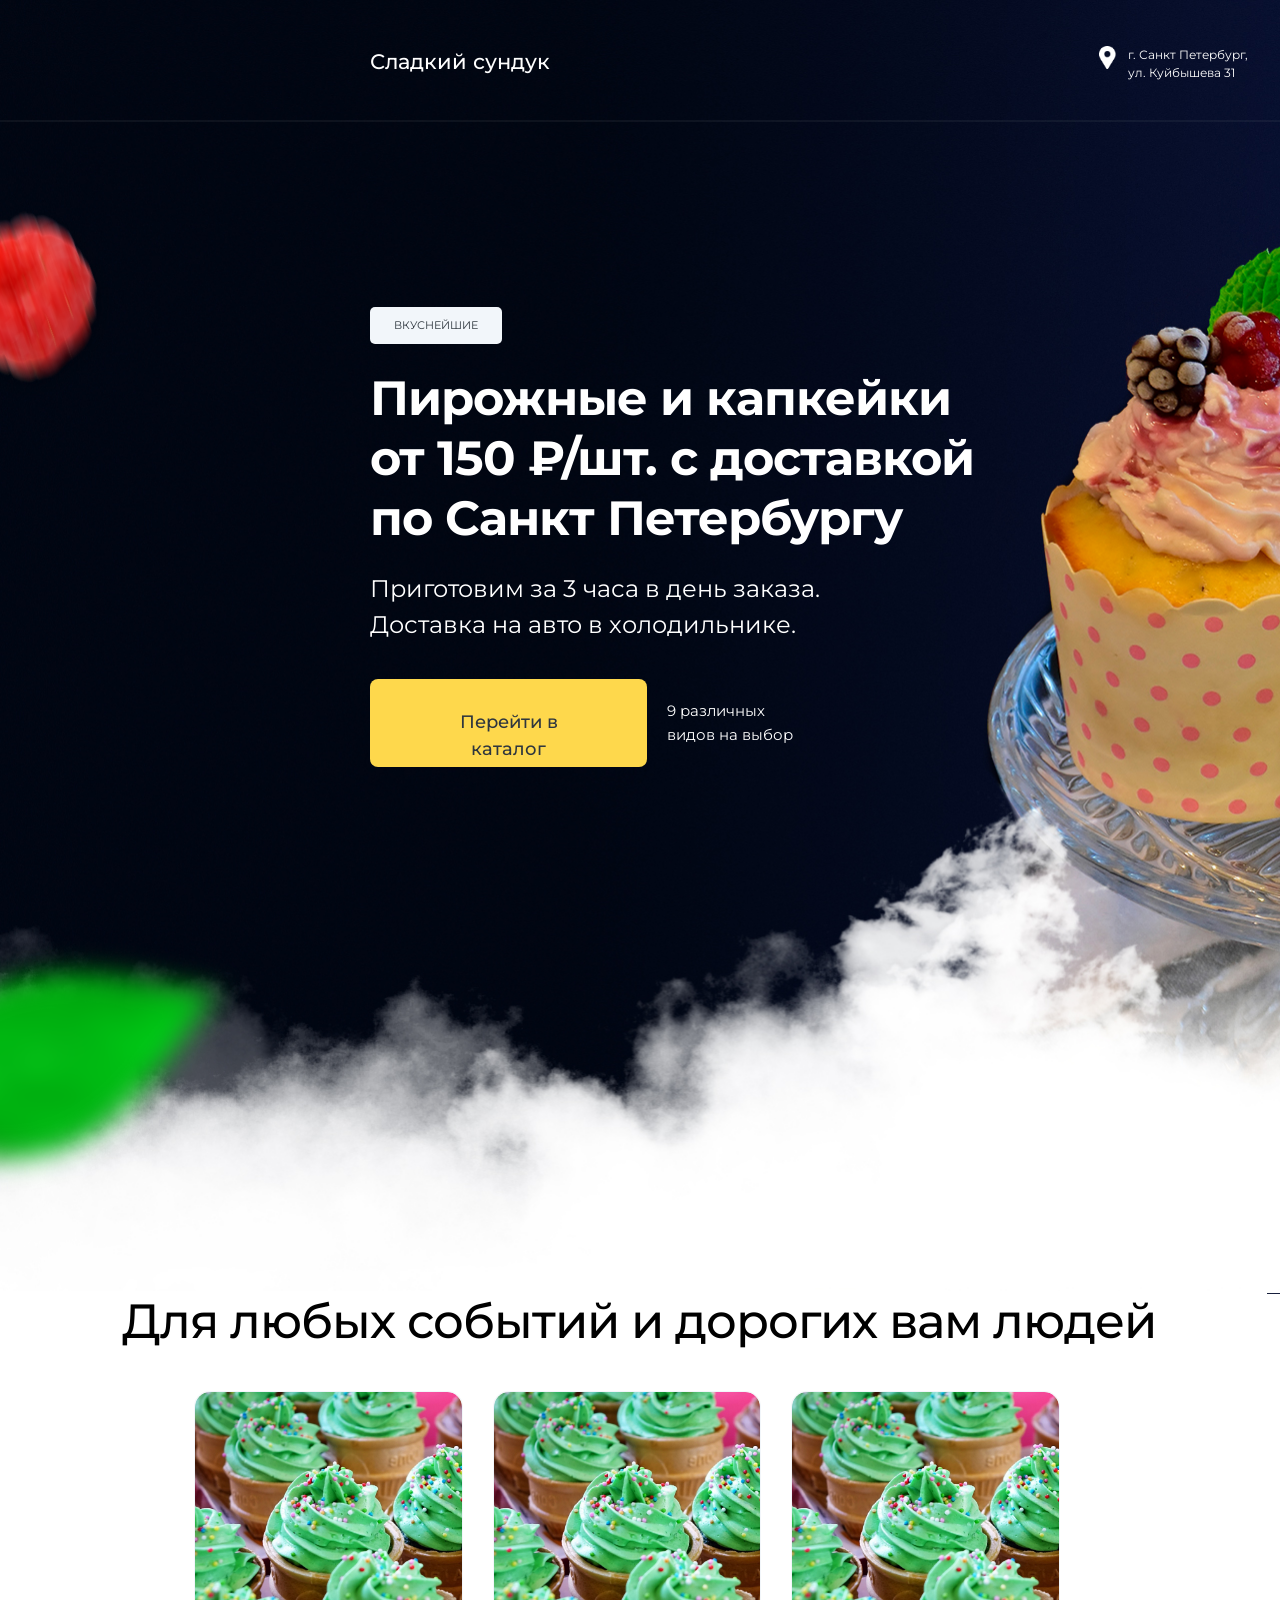
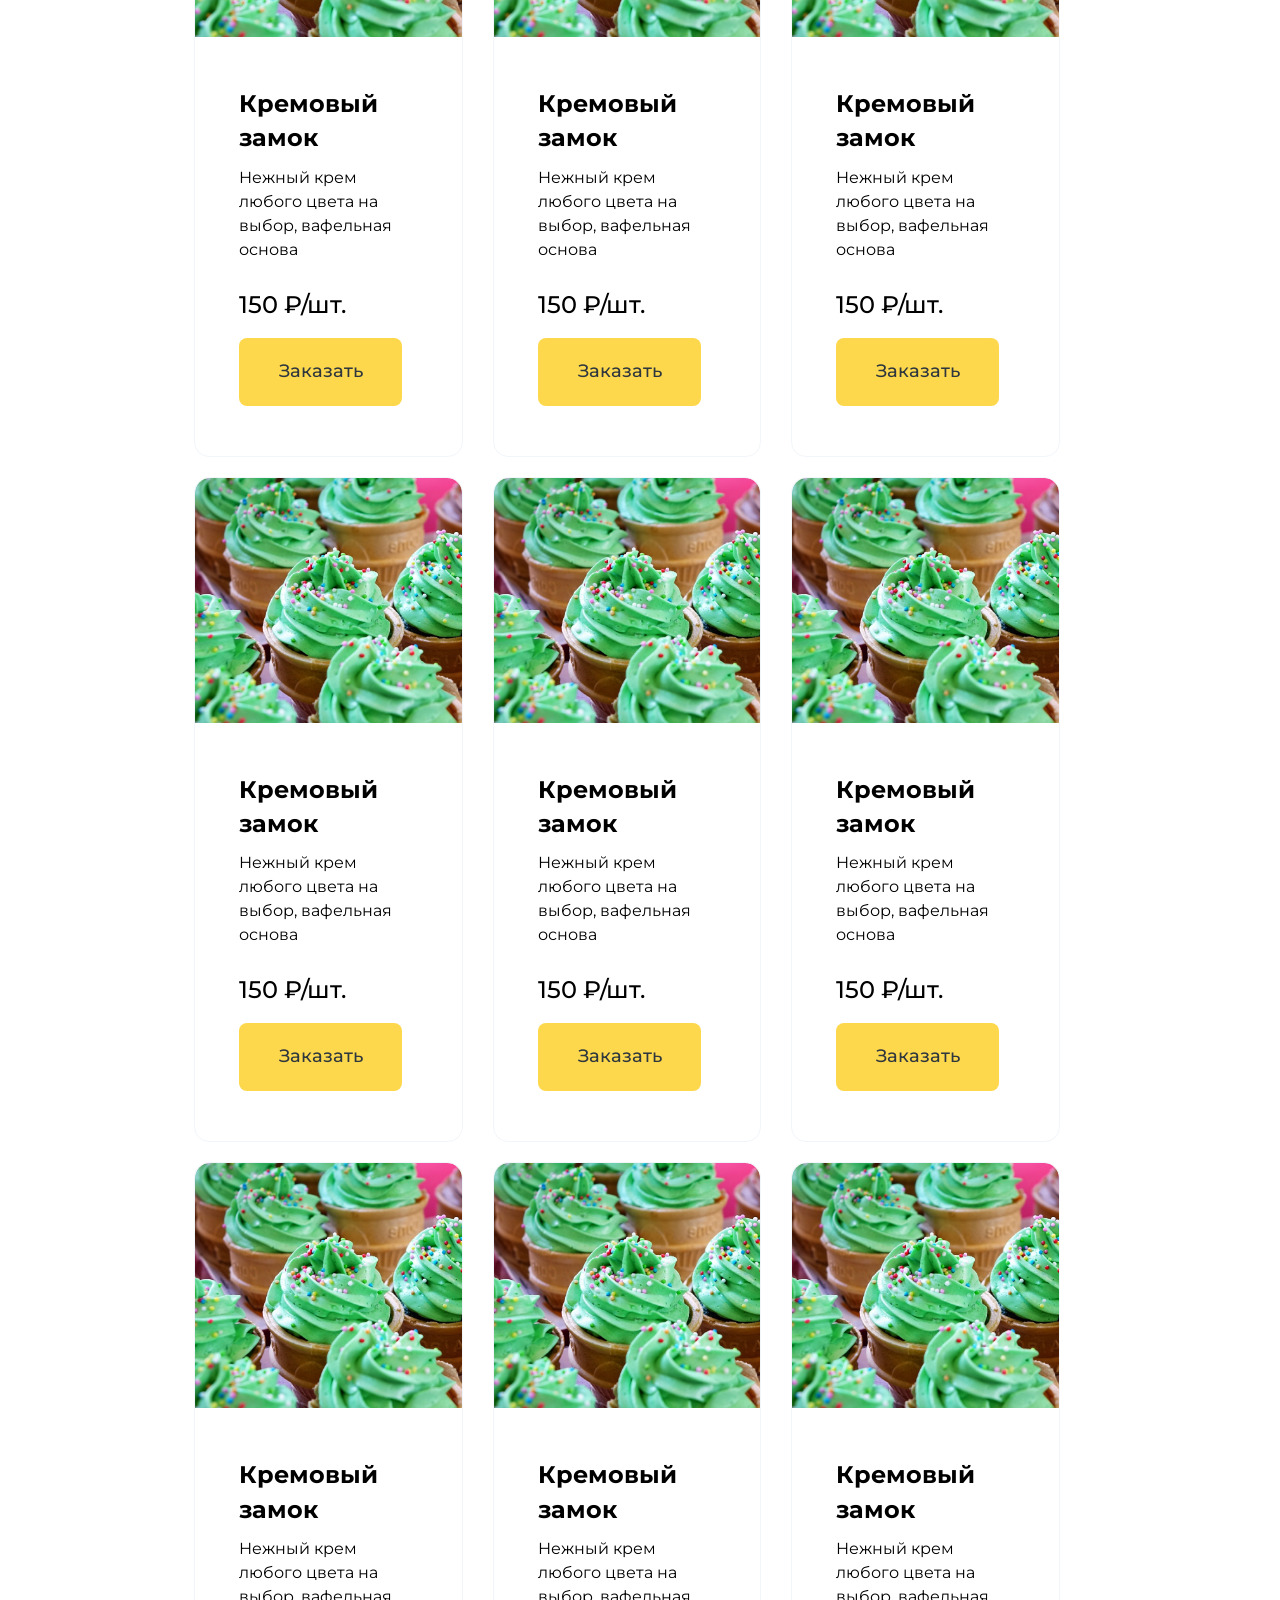
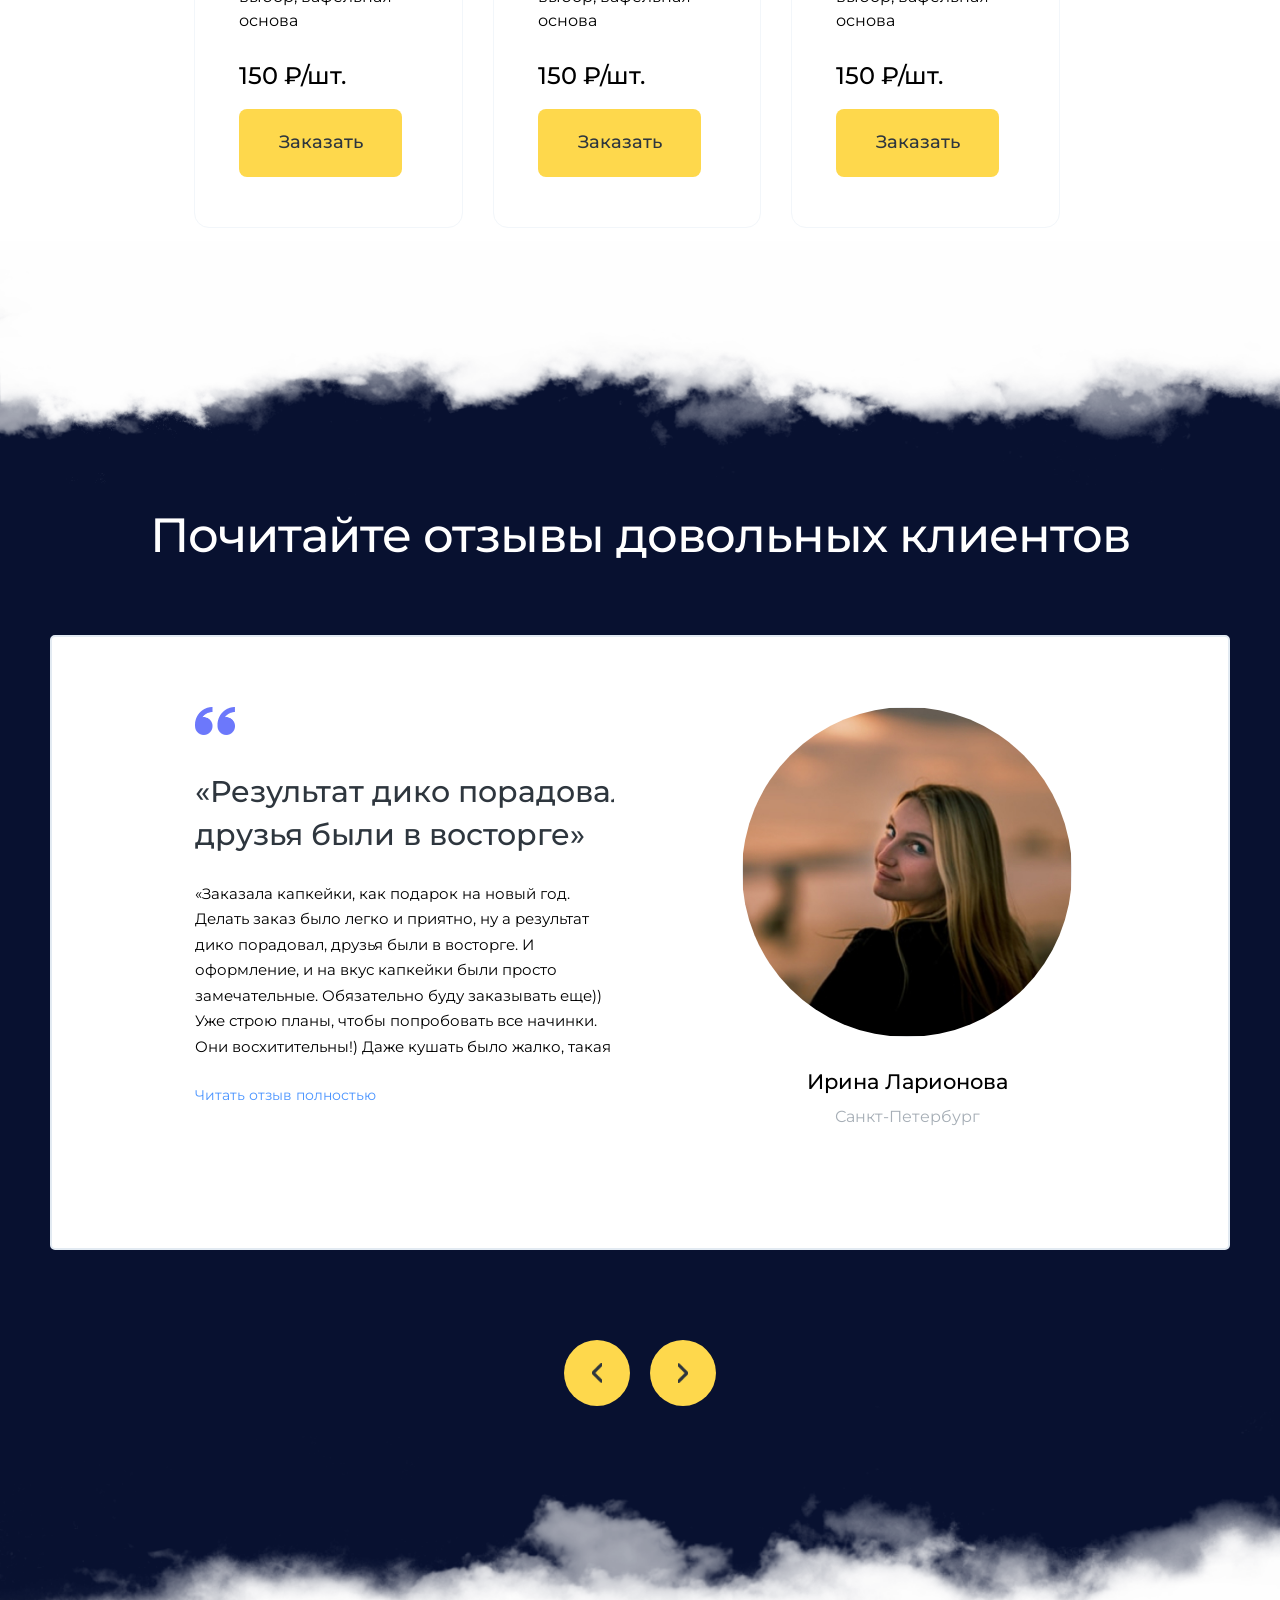
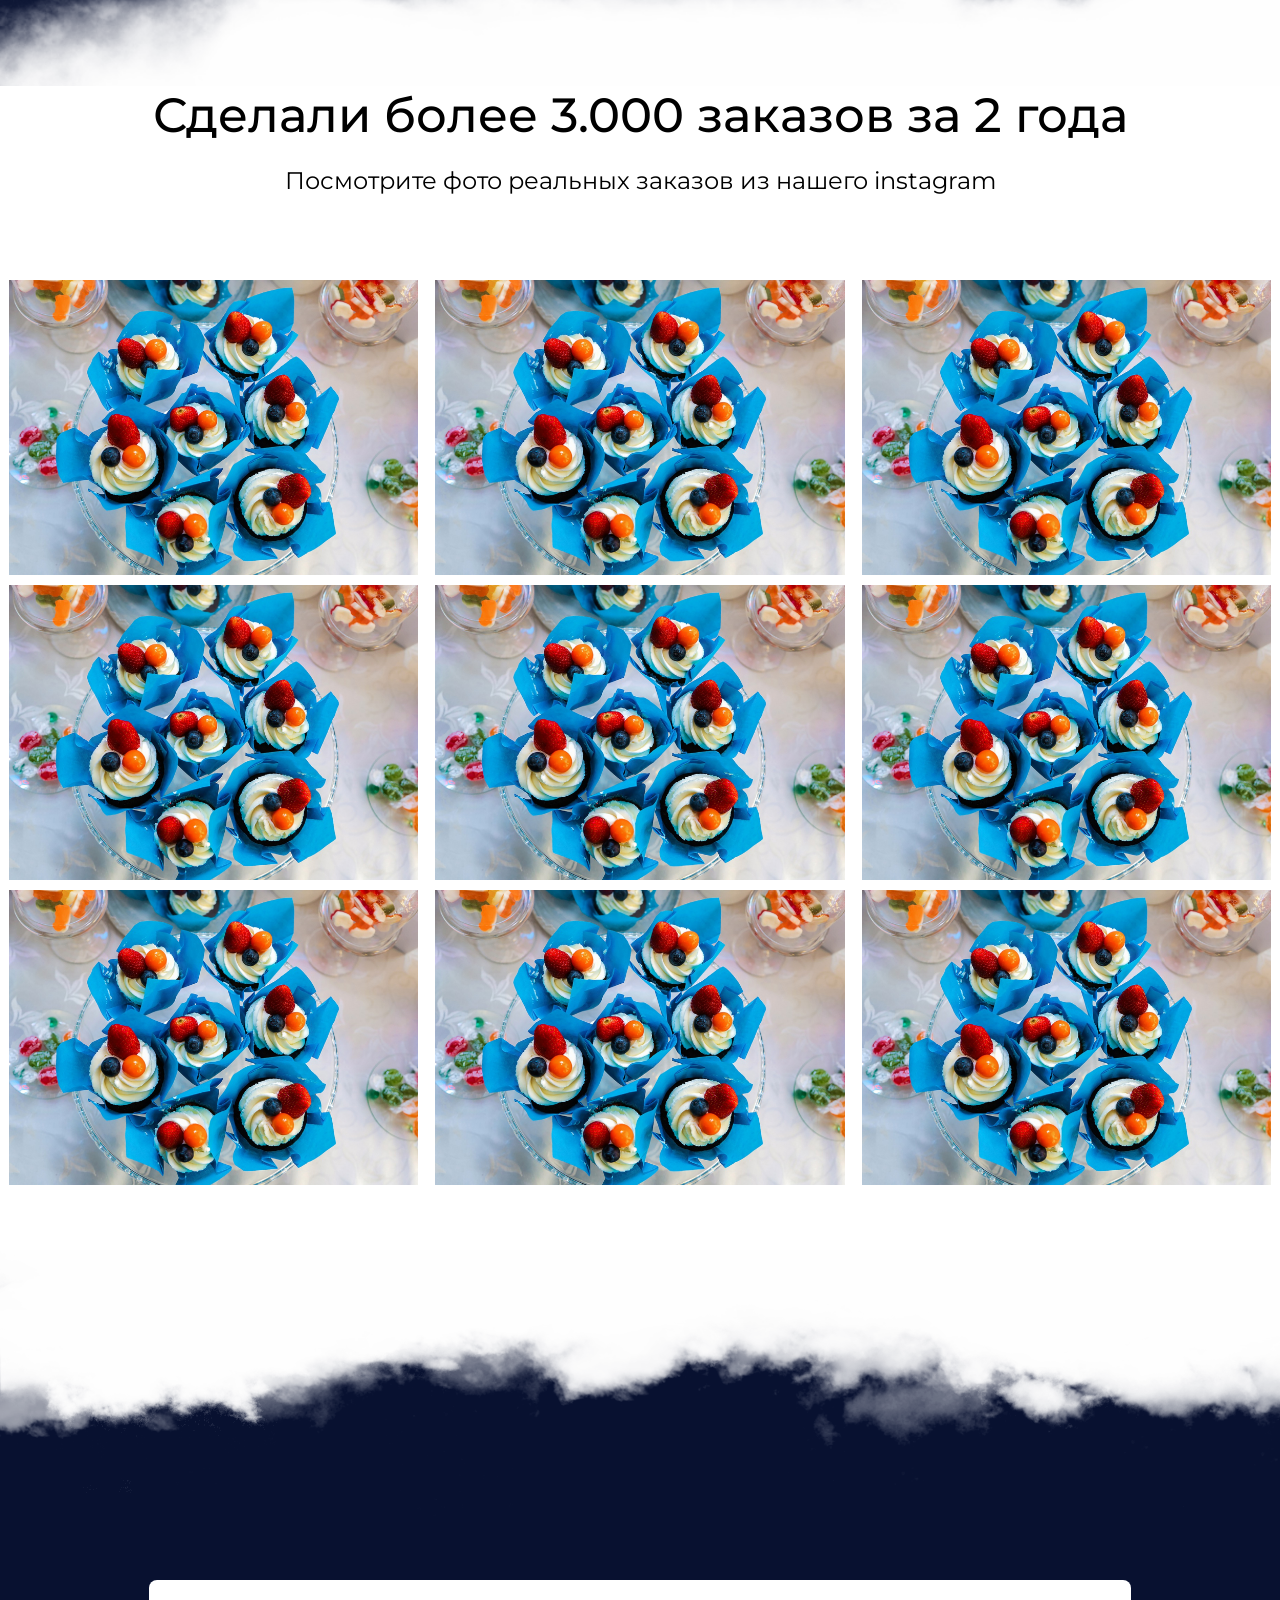
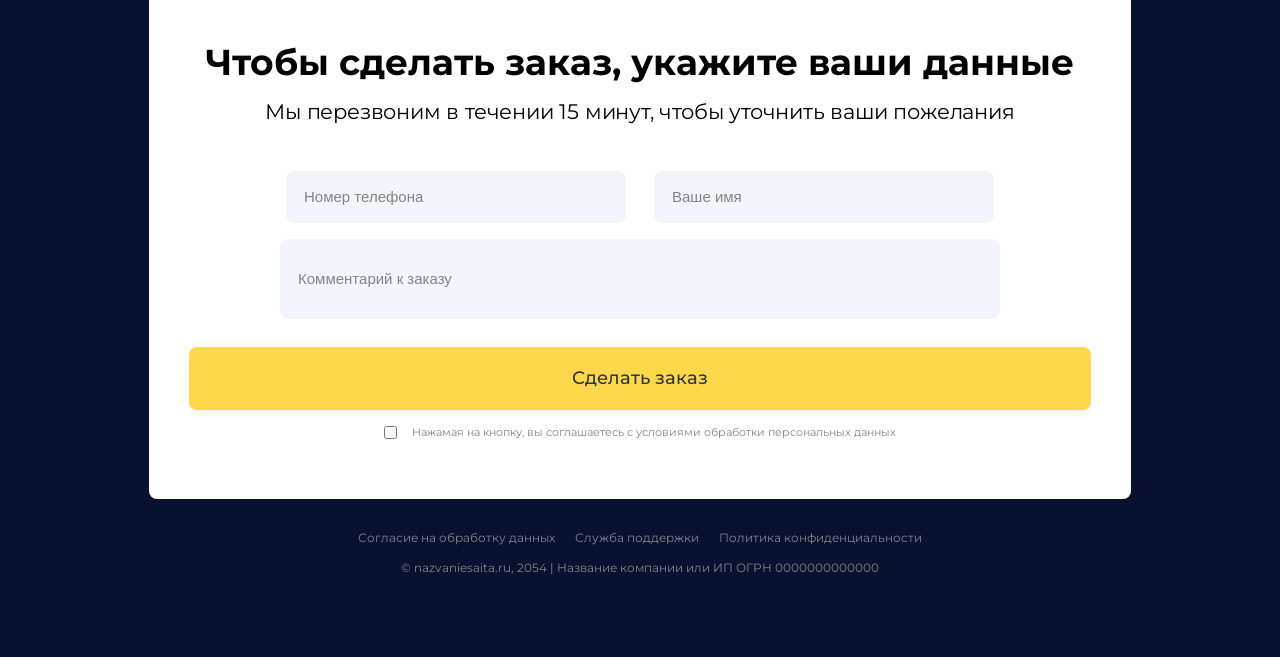
<file: Page/index.html>
<!DOCTYPE html>
<html lang="en">
<head>
    <meta charset="UTF-8">
    <meta name="viewport" content="width=device-width, initial-scale=1.0">
    <link rel="stylesheet" href="styles.css">
    <title>Сладкий сундук</title>
</head>
<body>
    <div class="main-part">
        <div class="header">
            <div class="logo">
                Сладкий сундук
            </div>
            <div class="adress">
                <div class="adress-icon"></div>
                <div>
                    г. Санкт Петербург,<br>ул. Куйбышева 31
                </div>
            </div>
            <div class="phone">
                <div class="phone-icon"></div>
                <div class="phone-text"> 
                    <div class="phone-number">8 (812) 844-95-49</div>
                    <div class="phone-desc">Ежедневно с 9:00 до 20:00</div>
                </div>
            </div>
        </div>
        <div class="header-line"></div>
        <div class="main">
            <div class="main-text">
                <div class="main-text-info">вкуснейшие</div>
                <div class="main-text-title">Пирожные и капкейки <br> от 150 ₽/шт. c доставкой по Санкт Петербургу</div>
                <div class="main-text-desc">Приготовим за 3 часа в день заказа. 
<br>Доставка на авто в холодильнике.</div>
            </div>
            <div class="main-order">
                <div class="catalog-button">Перейти в каталог</div>
                <div class="catalog-desc">9 различных <br>видов на выбор</div>
            </div>
        </div>
    </div>
    <div class="berry" style="height: 201px; width:195px; transform: rotateZ(-45.17deg); left:-75px; top:202px;"></div>
    <div class="berry" style="height: 201px; width:195px; transform: rotateZ(-148.51deg); left:1454.36px; top:871.4px;"></div>
    <div class="berry" style="height: 175px; width:170px; transform: rotateZ(28.32deg); left:1737px; top:109px;"></div>
    <div class="leaf" style="height: 286px; width:275px; transform: rotateZ(-156.42deg); left:-94px; top:922px; filter:blur(13px)"></div>
    <div class="leaf" style="height: 112px; width:108px; transform: rotateZ(92.61deg); left:252px; top:2675px; filter:blur(27px);"></div>
    <div class="leaf" style="height: 167px; width:161px; transform: rotateZ(-180deg); left:1523px; top:2319px; filter:blur(27px);"></div>
    <div class="berry" style="height: 174px; width:170px; transform: rotateZ(-63.54deg); left:234px; top:1522px; filter:blur(13px)"></div>
    <div class="berry" style="height: 171px; width:167px; transform: rotateZ(-127.23deg); left:187px; top:1522px; filter:blur(13px)"></div>
    <div class="berry" style="height: 174px; width:170px; transform: rotateZ(-63.54deg); left:234px; top:1522px; filter:blur(13px)"></div>
    <div class="catalog">
        <div class="catalog-info">Для любых событий и дорогих вам людей </div>
        <div class="catalog-cards">
            <div class="catalog-card">
                <div class="card-image" style="background-image: url(../Media/cupcaces_1.jpg);"></div>
                <div class="card-desc">
                    <div class="product-name">Кремовый замок</div>
                    <div class="product-ingredients">Нежный крем любого цвета на выбор, вафельная основа</div>
                    <div class="product-price">150 ₽/шт. </div>
                    <div class="product-button">Заказать</div>
                </div>
            </div>
            <div class="catalog-card">
                <div class="card-image" style="background-image: url(../Media/cupcaces_1.jpg);"></div>
                <div class="card-desc">
                    <div class="product-name">Кремовый замок</div>
                    <div class="product-ingredients">Нежный крем любого цвета на выбор, вафельная основа</div>
                    <div class="product-price">150 ₽/шт. </div>
                    <div class="product-button">Заказать</div>
                </div>
            </div>
            <div class="catalog-card">
                <div class="card-image" style="background-image: url(../Media/cupcaces_1.jpg);"></div>
                <div class="card-desc">
                    <div class="product-name">Кремовый замок</div>
                    <div class="product-ingredients">Нежный крем любого цвета на выбор, вафельная основа</div>
                    <div class="product-price">150 ₽/шт. </div>
                    <div class="product-button">Заказать</div>
                </div>
            </div>
            <div class="catalog-card">
                <div class="card-image" style="background-image: url(../Media/cupcaces_1.jpg);"></div>
                <div class="card-desc">
                    <div class="product-name">Кремовый замок</div>
                    <div class="product-ingredients">Нежный крем любого цвета на выбор, вафельная основа</div>
                    <div class="product-price">150 ₽/шт. </div>
                    <div class="product-button">Заказать</div>
                </div>
            </div>
            <div class="catalog-card">
                <div class="card-image" style="background-image: url(../Media/cupcaces_1.jpg);"></div>
                <div class="card-desc">
                    <div class="product-name">Кремовый замок</div>
                    <div class="product-ingredients">Нежный крем любого цвета на выбор, вафельная основа</div>
                    <div class="product-price">150 ₽/шт. </div>
                    <div class="product-button">Заказать</div>
                </div>
            </div>
            <div class="catalog-card">
                <div class="card-image" style="background-image: url(../Media/cupcaces_1.jpg);"></div>
                <div class="card-desc">
                    <div class="product-name">Кремовый замок</div>
                    <div class="product-ingredients">Нежный крем любого цвета на выбор, вафельная основа</div>
                    <div class="product-price">150 ₽/шт. </div>
                    <div class="product-button">Заказать</div>
                </div>
            </div>
            <div class="catalog-card">
                <div class="card-image" style="background-image: url(../Media/cupcaces_1.jpg);"></div>
                <div class="card-desc">
                    <div class="product-name">Кремовый замок</div>
                    <div class="product-ingredients">Нежный крем любого цвета на выбор, вафельная основа</div>
                    <div class="product-price">150 ₽/шт. </div>
                    <div class="product-button">Заказать</div>
                </div>
            </div>
            <div class="catalog-card">
                <div class="card-image" style="background-image: url(../Media/cupcaces_1.jpg);"></div>
                <div class="card-desc">
                    <div class="product-name">Кремовый замок</div>
                    <div class="product-ingredients">Нежный крем любого цвета на выбор, вафельная основа</div>
                    <div class="product-price">150 ₽/шт. </div>
                    <div class="product-button">Заказать</div>
                </div>
            </div>
            <div class="catalog-card">
                <div class="card-image" style="background-image: url(../Media/cupcaces_1.jpg);"></div>
                <div class="card-desc">
                    <div class="product-name">Кремовый замок</div>
                    <div class="product-ingredients">Нежный крем любого цвета на выбор, вафельная основа</div>
                    <div class="product-price">150 ₽/шт. </div>
                    <div class="product-button">Заказать</div>
                </div>
            </div>
        </div>
    </div>
    <div class="feedbacks-main">
        <div class="cloud" style="background-image: url(../Media/cloud_1.png); height: 264px;"></div>
        <div class="feedbacks-title">Почитайте отзывы довольных клиентов</div>
        <div class="feedbacks-rolling">
            <div class="feedbacks">
                <div class="feedback-small feedback-left">
                    <div class="feedback-paragraph-small">
                        <div class="feedback-quotation-small"></div>
                        <div class="feedback-title-small">«?»</div>
                        <div class="feedback-text-small">«Заказала капкейки, как подарок на новый год. Делать заказ было легко и приятно, ну а результат дико порадовал, друзья были в восторге. И оформление, и на вкус капкейки были просто замечательные. Обязательно буду заказывать еще)) Уже строю планы, чтобы попробовать все начинки. Они восхитительны!) Даже кушать было жалко, такая красота!)</div>
                        <a class="feedback-link-small">Читать отзыв полностью</a>
                    </div>
                    <div class="feedback-author-small">
                        <div class="author-photo-small"></div>
                        <div class="author-name-small">Ирина Ларионова</div>
                        <div class="author-homeland-small">Санкт-Петербург</div>
                    </div>
                </div>
                <div class="feedback">
                    <div class="feedback-paragraph">
                        <div class="feedback-quotation"></div>
                        <div class="feedback-title">«Результат дико порадовал, друзья были в восторге»</div>
                        <div class="feedback-text">«Заказала капкейки, как подарок на новый год. Делать заказ было легко и приятно, ну а результат дико порадовал, друзья были в восторге. И оформление, и на вкус капкейки были просто замечательные. Обязательно буду заказывать еще)) Уже строю планы, чтобы попробовать все начинки. Они восхитительны!) Даже кушать было жалко, такая красота!) </div>
                        <a class="feedback-link">Читать отзыв полностью</a>
                    </div>
                    <div class="feedback-author">
                        <div class="author-photo"></div>
                        <div class="author-name">Ирина Ларионова</div>
                        <div class="author-homeland">Санкт-Петербург</div>
                    </div>
                </div>
                <div class="feedback-small feedback-right">
                    <div class="feedback-paragraph-small">
                        <div class="feedback-quotation-small"></div>
                        <div class="feedback-title-small">«!»</div>
                        <div class="feedback-text-small">«Заказала капкейки, как подарок на новый год. Делать заказ было легко и приятно, ну а результат дико порадовал, друзья были в восторге. И оформление, и на вкус капкейки были просто замечательные. Обязательно буду заказывать еще)) Уже строю планы, чтобы попробовать все начинки. Они восхитительны!) Даже кушать было жалко, такая красота!)</div>
                        <a class="feedback-link-small">Читать отзыв полностью</a>
                    </div>
                    <div class="feedback-author-small">
                        <div class="author-photo-small"></div>
                        <div class="author-name-small">Ирина Ларионова</div>
                        <div class="author-homeland-small">Санкт-Петербург</div>
                    </div>
                </div>
            </div>
            <div class="feedbacks-rolling-buttons">
                <div class="feedbacks-button">
                    <div class="feedbacks-button-image" style="background-image: url(../Media/left-arrow.png);"></div>
                </div>
                <div class="feedbacks-button">
                    <div class="feedbacks-button-image" style="background-image: url(../Media/left-arrow.png);transform: rotate(180deg);"></div>
                </div>
            </div>
        </div>
        <div class="cloud" style="background-image: url(../Media/cloud_2.png); height: 336px;"></div>
    </div>
    <div class="reviews">
        <div class="review-header">
            <div class="review-topic">Сделали более 3.000 заказов за 2 года</div>
            <div class="review-desc">Посмотрите фото реальных заказов из нашего instagram</div>
        </div>
        <div class="review-photos">
            <div class="review-photo" style="background-image: url(../Media/insta_09.jpg);"></div>
            <div class="review-photo" style="background-image: url(../Media/insta_09.jpg);"></div>
            <div class="review-photo" style="background-image: url(../Media/insta_09.jpg);"></div>
            <div class="review-photo" style="background-image: url(../Media/insta_09.jpg);"></div>
            <div class="review-photo" style="background-image: url(../Media/insta_09.jpg);"></div>
            <div class="review-photo" style="background-image: url(../Media/insta_09.jpg);"></div>
            <div class="review-photo" style="background-image: url(../Media/insta_09.jpg);"></div>
            <div class="review-photo" style="background-image: url(../Media/insta_09.jpg);"></div>
            <div class="review-photo" style="background-image: url(../Media/insta_09.jpg);"></div>
            </div>
        </div>
    </div>
    <div class="order">
        <div class="cloud" style="background-image: url(../Media/cloud_1.png); height: 330px; position:relative; top:-60px;"></div>
        <div class="order-form">
            <div class="form-title">Чтобы сделать заказ, укажите ваши данные</div>
            <div class="form-info">Мы перезвоним в течении 15 минут, чтобы уточнить ваши пожелания</div>
            <div class="form-interactables">
                <div>
                <input class="form-field" type="tel" placeholder="Номер телефона">
                <input class="form-field" type="name" placeholder="Ваше имя">
                </div>
                <input class="form-field" placeholder="Комментарий к заказу" style="width:780px; height:80px;">
                <div class="form-submit">Сделать заказ</div>
                <div class="form-rules">
                    <div class="rules-checkbox">
                        <input type="checkbox" style="margin-right: 15px;">
                        <div class="rules-text">Нажамая на кнопку, вы соглашаетесь с условиями обработки персональных данных</div>
                    </div>
                </div>
            </div>
        </div>
        <div class="footer">
            <div class="footer-links">
                <a class="footer-link">Согласие на обработку данных</a>
                <a class="footer-link">Служба поддержки</a>
                <a class="footer-link">Политика конфиденциальности</a>
            </div>
            <div class="footer-info">
                © nazvaniesaita.ru, 2054 | Название компании или ИП ОГРН 0000000000000
            </div>
        </div>
    </div>
    <script src="scripts.js"></script>
</body>
</html>
</file>
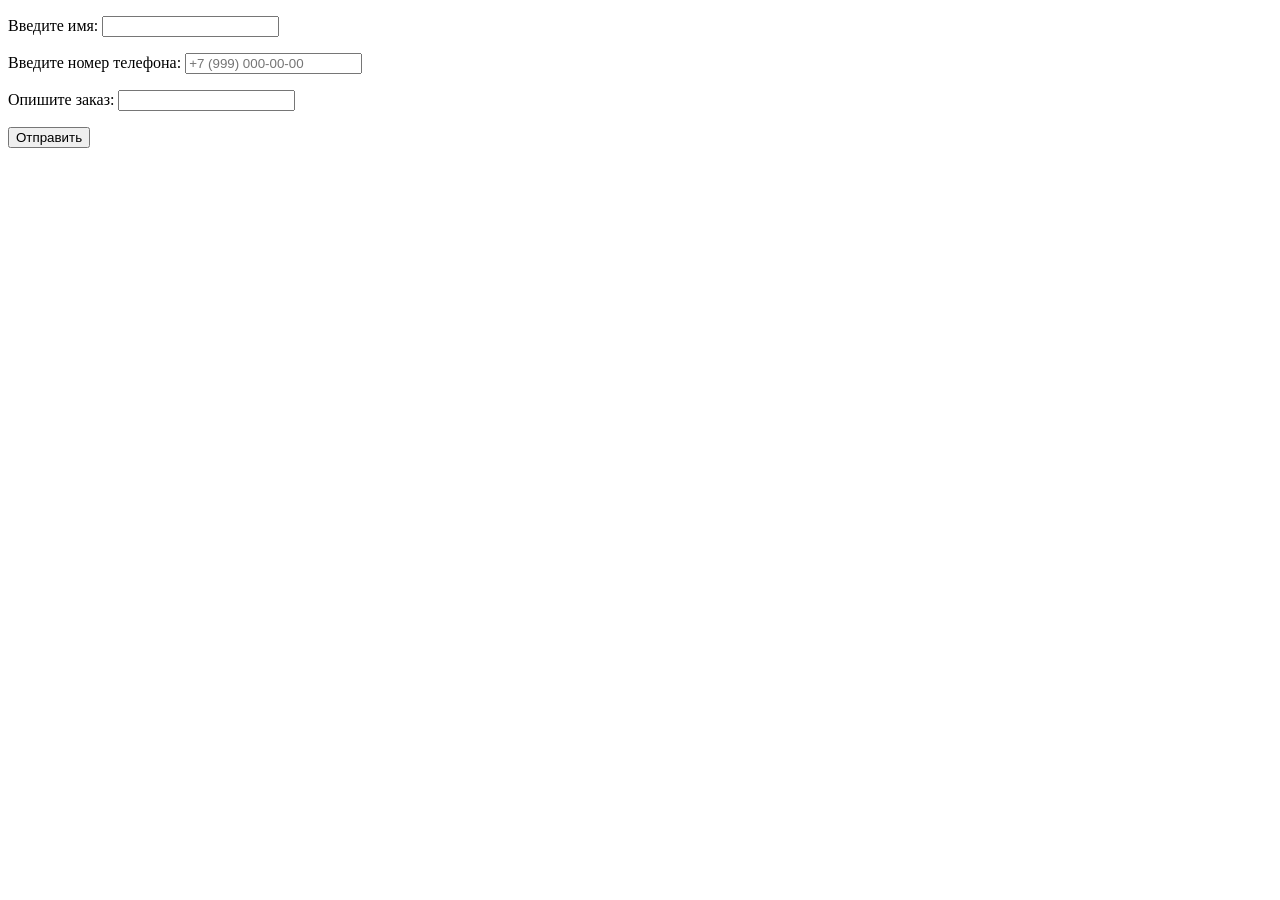
<file: templates/form.html>
<!DOCTYPE html>
<html lang="ru">
<head>
    <meta charset="UTF-8">
    <title>Главная</title>
</head>
<body>
    <form method="POST">
    
    <p>
        <label>Введите имя:</label>
        <input type="text" name="username">
    </p>
    
    <p>
        <label class="visually-hidden" for="phone">Введите номер телефона:</label>
        <input type="tel" name="phone" placeholder="+7 (999) 000-00-00">
    </p>
    
    <p>
        <label>Опишите заказ:</label>
        <input type="text" name="discription">
    </p>

    <button type="submit">Отправить</button>
    </form> 
</body>
</html>
</file>
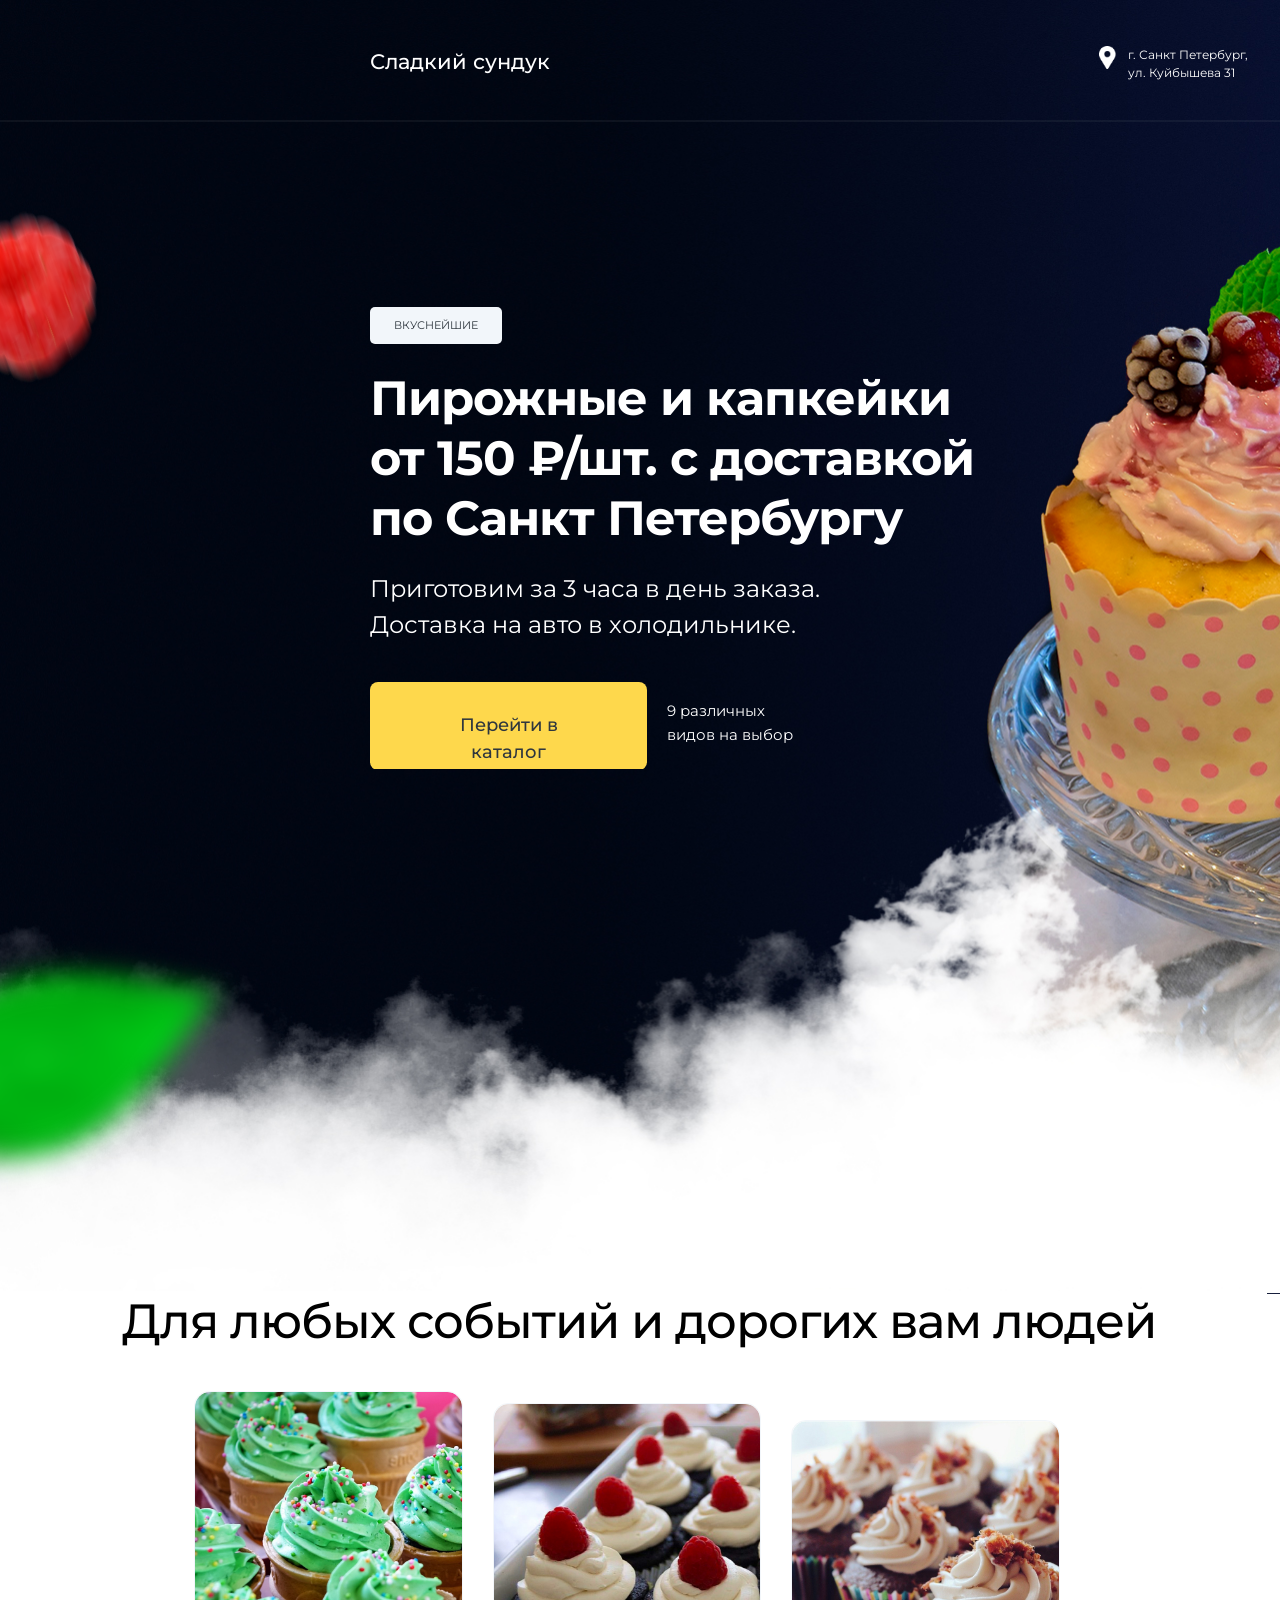
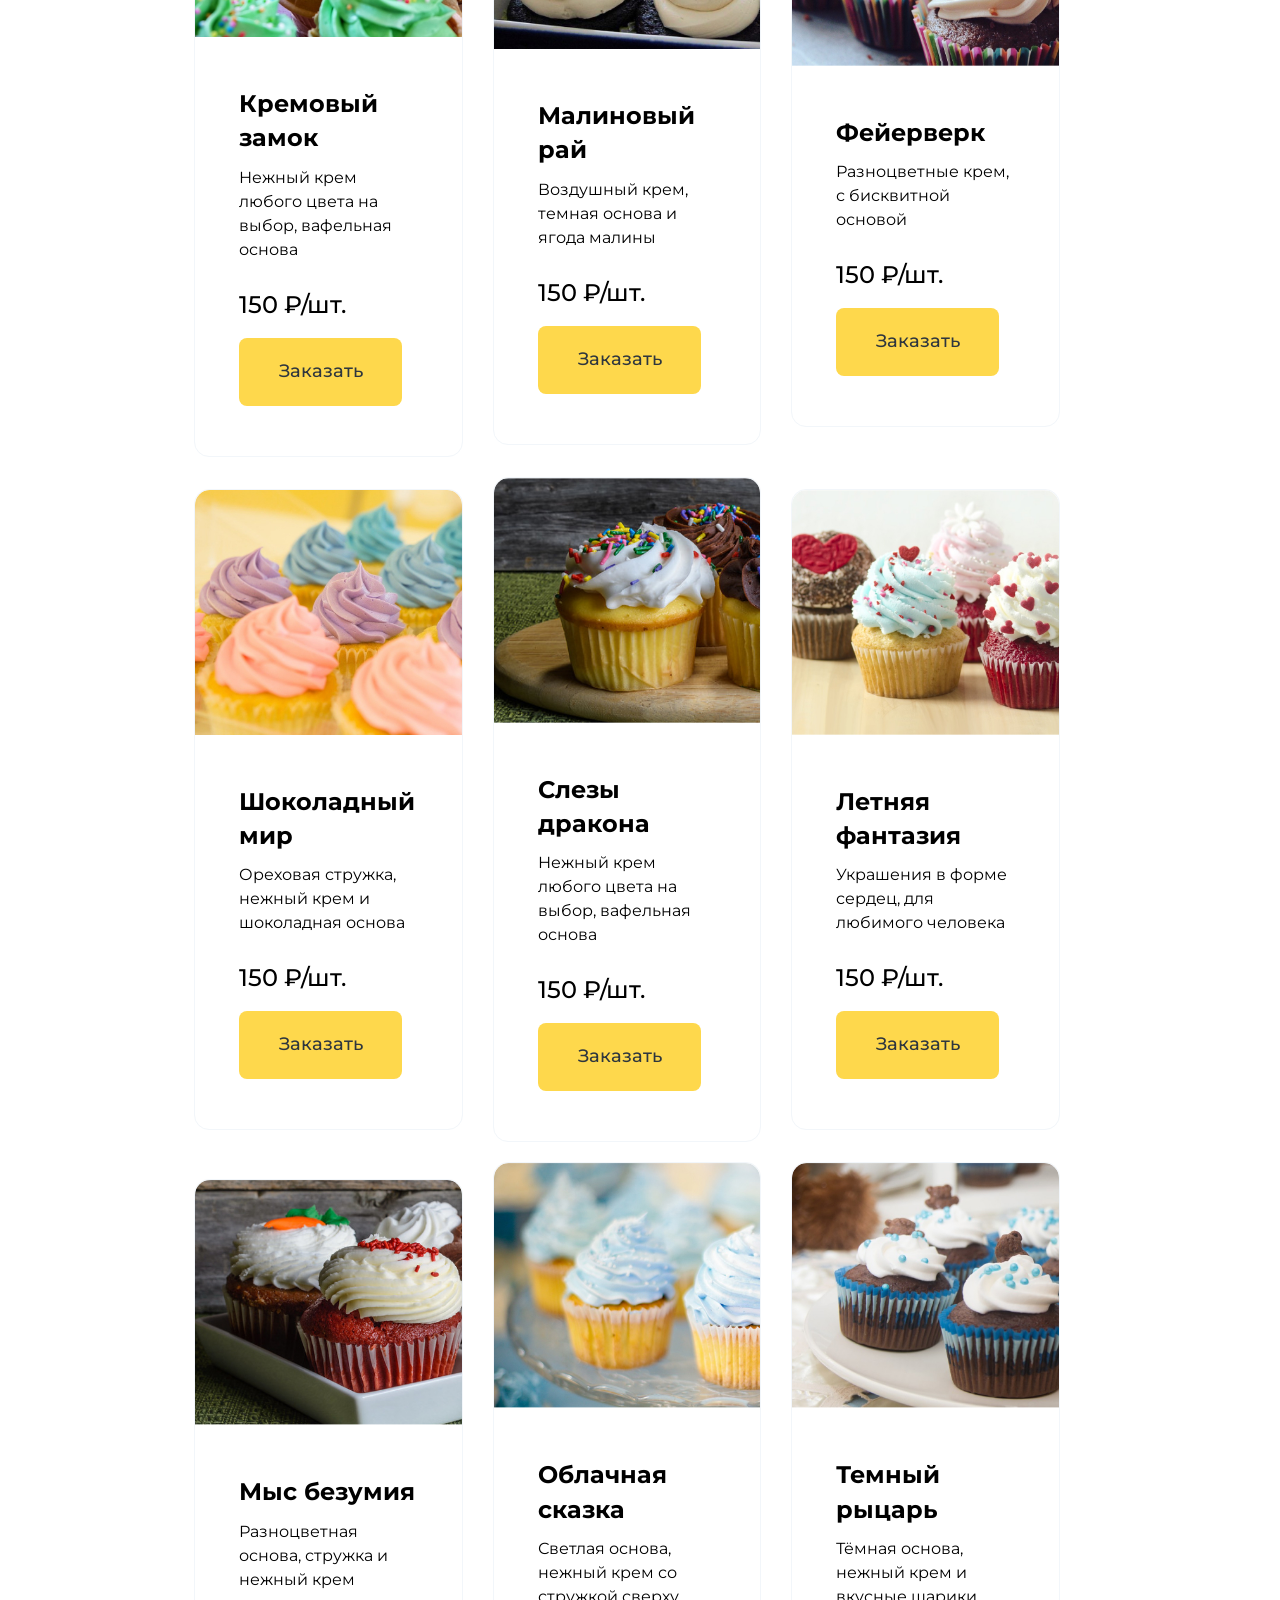
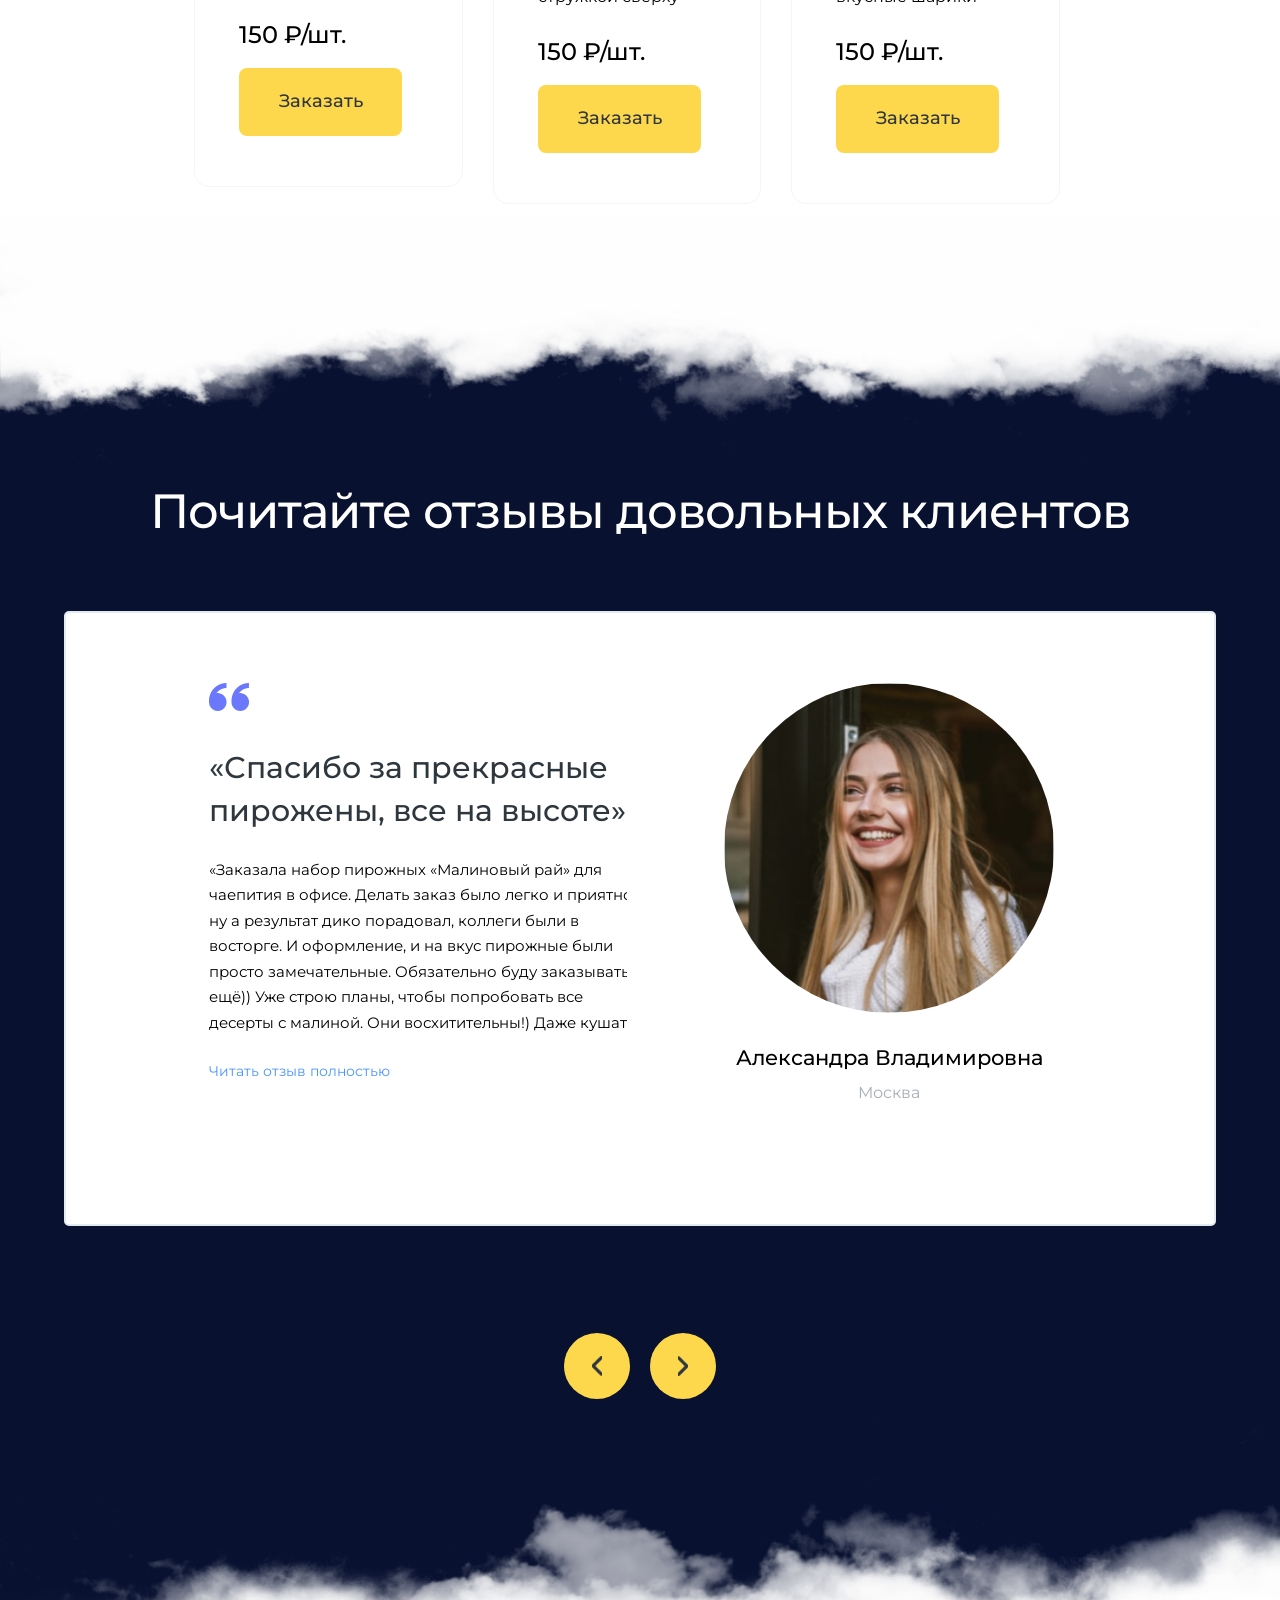
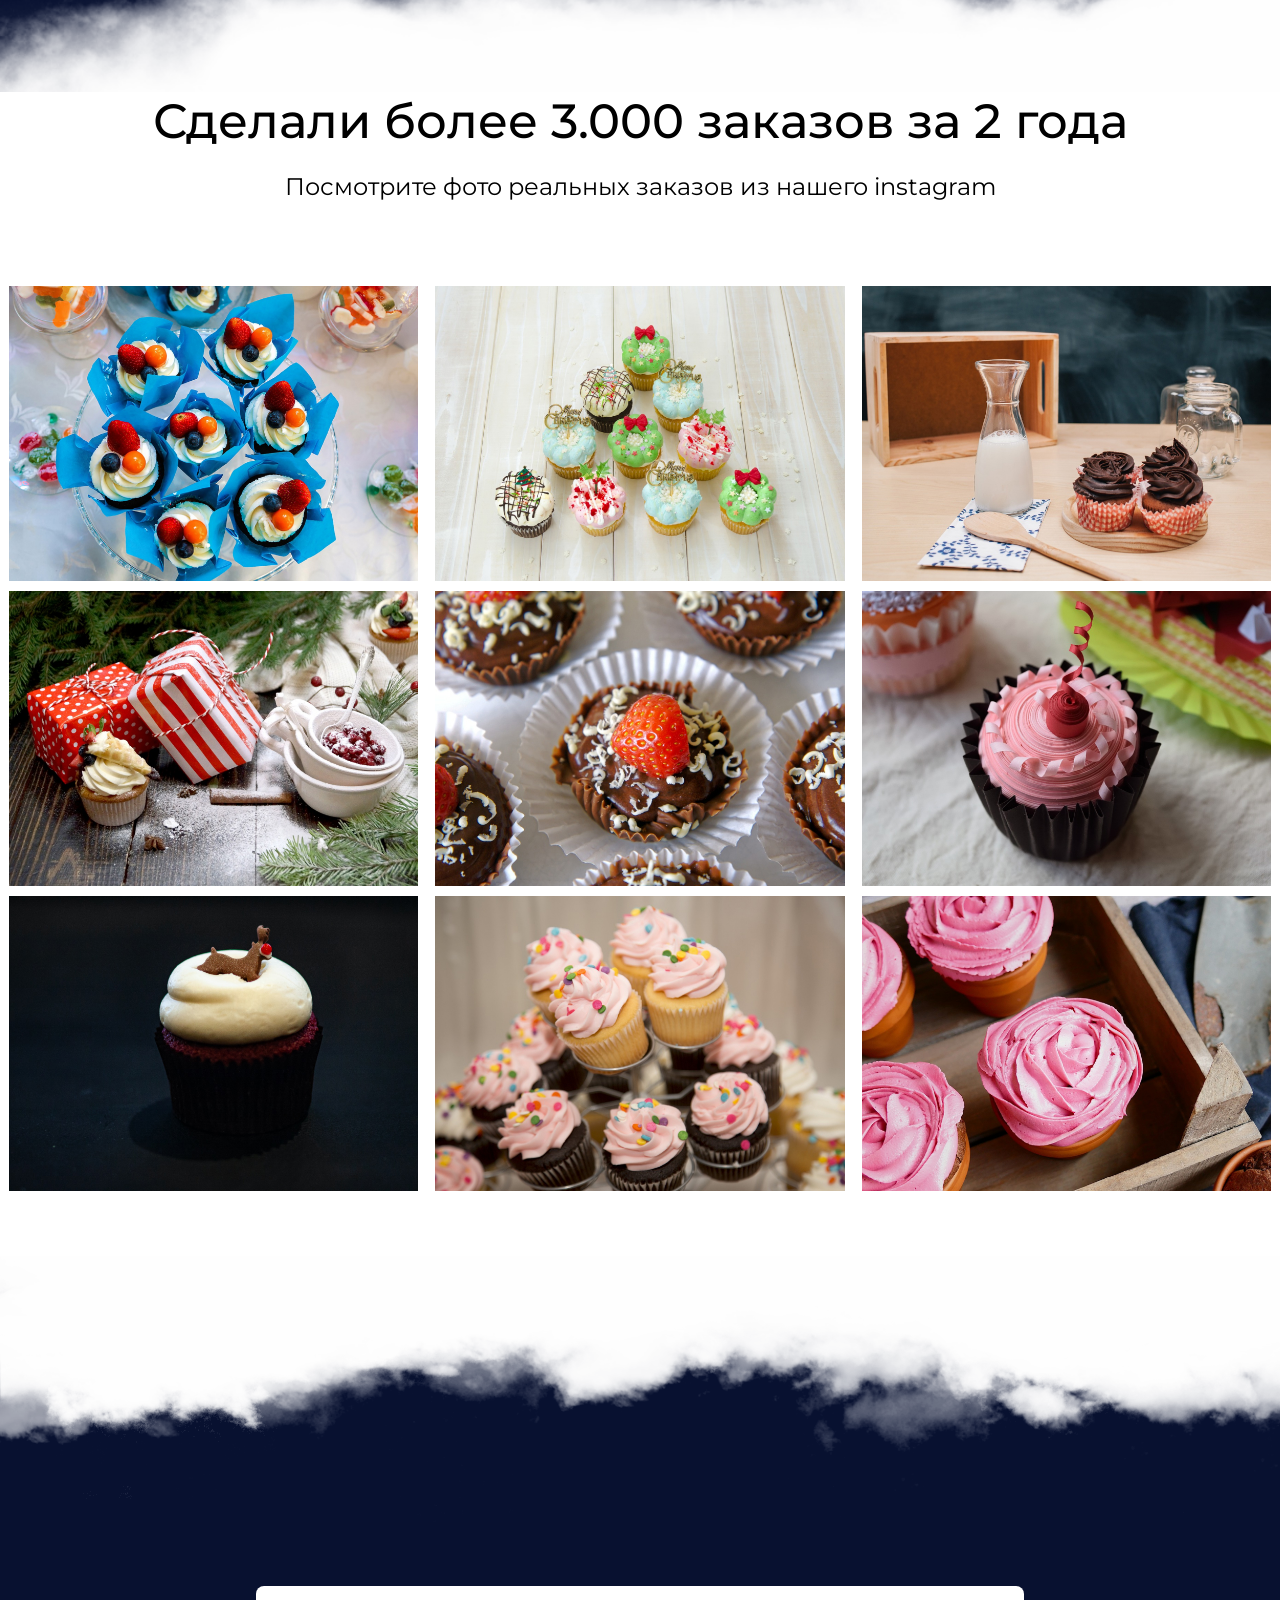
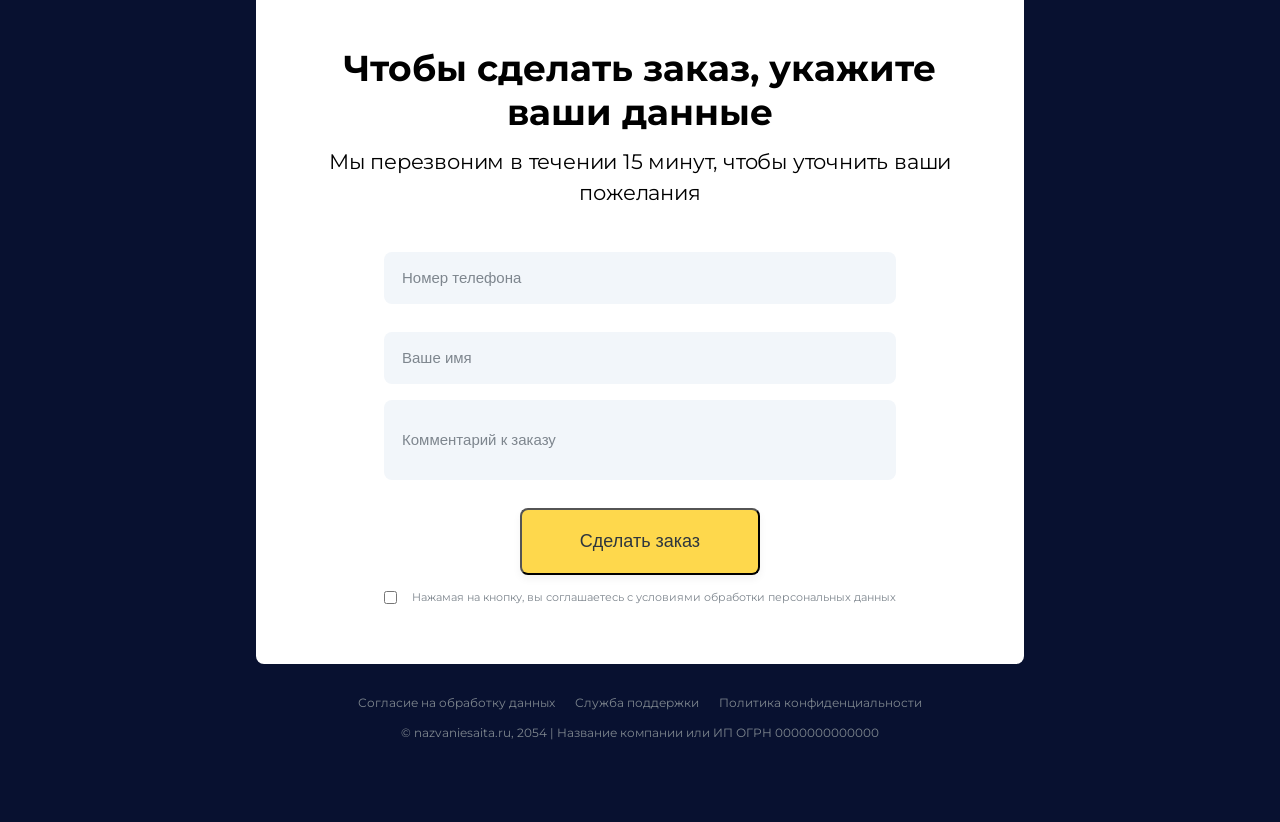
<file: templates/index1.html>
<!DOCTYPE html>
<html lang="en">
<head>
    <meta charset="UTF-8">
    <meta name="viewport" content="width=device-width, initial-scale=1.0">
    <link rel="stylesheet" href="../static/css/styles.css">
    <title>Сладкий сундук</title>
</head>
<body>
    <div class="main-part">
        <div class="header">
            <div class="logo">
                Сладкий сундук
            </div>
            <div class="adress">
                <div class="adress-icon"></div>
                <div>
                    г. Санкт Петербург,<br>ул. Куйбышева 31
                </div>
            </div>
            <div class="phone">
                <div class="phone-icon"></div>
                <div class="phone-text"> 
                    <div class="phone-number">8 (812) 844-95-49</div>
                    <div class="phone-desc">Ежедневно с 9:00 до 20:00</div>
                </div>
            </div>
        </div>
        <div class="header-line"></div>
        <div class="main">
            <div class="main-text">
                <div class="main-text-info">вкуснейшие</div>
                <div class="main-text-title">Пирожные и капкейки <br> от 150 ₽/шт. c доставкой по Санкт Петербургу</div>
                <div class="main-text-desc">Приготовим за 3 часа в день заказа. 
<br>Доставка на авто в холодильнике.</div>
            </div>
            <div class="main-order">
                <a class="catalog-button" href="#catalog">Перейти в каталог</a>
                <div class="catalog-desc">9 различных <br>видов на выбор</div>
            </div>
        </div>
    </div>
    <div class="berry" style="height: 201px; width:195px; transform: rotateZ(-45.17deg); left:-75px; top:202px;"></div>
    <div class="berry" style="height: 201px; width:195px; transform: rotateZ(-148.51deg); left:1454.36px; top:871.4px;"></div>
    <div class="berry" style="height: 175px; width:170px; transform: rotateZ(28.32deg); left:1737px; top:109px;"></div>
    <div class="leaf" style="height: 286px; width:275px; transform: rotateZ(-156.42deg); left:-94px; top:922px; filter:blur(13px)"></div>
    <div class="leaf" style="height: 112px; width:108px; transform: rotateZ(92.61deg); left:252px; top:2675px; filter:blur(27px);"></div>
    <div class="leaf" style="height: 167px; width:161px; transform: rotateZ(-180deg); left:1523px; top:2319px; filter:blur(27px);"></div>
    <div class="berry" style="height: 174px; width:170px; transform: rotateZ(-63.54deg); left:234px; top:1522px; filter:blur(13px)"></div>
    <div class="catalog" id="catalog">
        <div class="catalog-info">Для любых событий и дорогих вам людей </div>
        <div class="catalog-cards">
            
                <div class="catalog-card">
                    <div class="card-image" style="background-image: url(../static/Media/cupcaces_image/cupcaces_1.jpg);"></div>
                    <div class="card-desc">
                        <div class="product-name">Кремовый замок</div>
                        <div class="product-ingredients">Нежный крем любого цвета на выбор, вафельная основа</div>
                        <div class="product-price">150 ₽/шт. </div>
                        <a class="product-button" href="#order">Заказать</a>
                    </div>
                </div>
            
                <div class="catalog-card">
                    <div class="card-image" style="background-image: url(../static/Media/cupcaces_image/cupcaces_2.jpg);"></div>
                    <div class="card-desc">
                        <div class="product-name">Малиновый рай</div>
                        <div class="product-ingredients">Воздушный крем, темная основа и ягода малины</div>
                        <div class="product-price">150 ₽/шт. </div>
                        <a class="product-button" href="#order">Заказать</a>
                    </div>
                </div>
            
                <div class="catalog-card">
                    <div class="card-image" style="background-image: url(../static/Media/cupcaces_image/cupcaces_3.jpg);"></div>
                    <div class="card-desc">
                        <div class="product-name">Фейерверк</div>
                        <div class="product-ingredients">Разноцветные крем, с бисквитной основой</div>
                        <div class="product-price">150 ₽/шт. </div>
                        <a class="product-button" href="#order">Заказать</a>
                    </div>
                </div>
            
                <div class="catalog-card">
                    <div class="card-image" style="background-image: url(../static/Media/cupcaces_image/cupcaces_4.jpg);"></div>
                    <div class="card-desc">
                        <div class="product-name">Шоколадный мир</div>
                        <div class="product-ingredients">Ореховая стружка, нежный крем и шоколадная основа</div>
                        <div class="product-price">150 ₽/шт. </div>
                        <a class="product-button" href="#order">Заказать</a>
                    </div>
                </div>
            
                <div class="catalog-card">
                    <div class="card-image" style="background-image: url(../static/Media/cupcaces_image/cupcaces_5.jpg);"></div>
                    <div class="card-desc">
                        <div class="product-name">Слезы дракона</div>
                        <div class="product-ingredients">Нежный крем любого цвета на выбор, вафельная основа</div>
                        <div class="product-price">150 ₽/шт. </div>
                        <a class="product-button" href="#order">Заказать</a>
                    </div>
                </div>
            
                <div class="catalog-card">
                    <div class="card-image" style="background-image: url(../static/Media/cupcaces_image/cupcaces_6.jpg);"></div>
                    <div class="card-desc">
                        <div class="product-name">Летняя фантазия</div>
                        <div class="product-ingredients">Украшения в форме сердец, для любимого человека</div>
                        <div class="product-price">150 ₽/шт. </div>
                        <a class="product-button" href="#order">Заказать</a>
                    </div>
                </div>
            
                <div class="catalog-card">
                    <div class="card-image" style="background-image: url(../static/Media/cupcaces_image/cupcaces_7.jpg);"></div>
                    <div class="card-desc">
                        <div class="product-name">Мыс безумия</div>
                        <div class="product-ingredients">Разноцветная основа, стружка и нежный крем</div>
                        <div class="product-price">150 ₽/шт. </div>
                        <a class="product-button" href="#order">Заказать</a>
                    </div>
                </div>
            
                <div class="catalog-card">
                    <div class="card-image" style="background-image: url(../static/Media/cupcaces_image/cupcaces_8.jpg);"></div>
                    <div class="card-desc">
                        <div class="product-name">Облачная сказка</div>
                        <div class="product-ingredients">Светлая основа, нежный крем со стружкой сверху</div>
                        <div class="product-price">150 ₽/шт. </div>
                        <a class="product-button" href="#order">Заказать</a>
                    </div>
                </div>
            
                <div class="catalog-card">
                    <div class="card-image" style="background-image: url(../static/Media/cupcaces_image/cupcaces_9.jpg);"></div>
                    <div class="card-desc">
                        <div class="product-name">Темный рыцарь</div>
                        <div class="product-ingredients">Тёмная основа, нежный крем и вкусные шарики</div>
                        <div class="product-price">150 ₽/шт. </div>
                        <a class="product-button" href="#order">Заказать</a>
                    </div>
                </div>
            
        </div>
    </div>
    <div class="feedbacks-main">
        <div class="cloud" style="background-image: url(../static/Media/other_image/cloud_1.png); height: 264px;"></div>
        <div class="feedbacks-title">Почитайте отзывы довольных клиентов</div>
        <div class="feedbacks-rolling">
            <div class="feedbacks">
                <div class="feedback-small feedback-left">
                    <div class="feedback-paragraph-small">
                        <div class="feedback-quotation-small"></div>
                        <div class="feedback-title-small">«Результат дико порадовал, друзья были в восторге»</div>
                        <div class="feedback-text-small">«Заказала капкейки, как подарок на новый год. Делать заказ было легко и приятно, ну а результат дико порадовал, друзья были в восторге. И оформление, и на вкус капкейки были просто замечательные. Обязательно буду заказывать еще)) Уже строю планы, чтобы попробовать все начинки. Они восхитительны!) Даже кушать было жалко, такая красота!)</div>
                        <a class="feedback-link-small">Читать отзыв полностью</a>
                    </div>
                    <div class="feedback-author-small">
                        <div class="author-photo-small" style="background-image: url(../static/Media/other_image/post-author1.jpg);"></div>
                        <div class="author-name-small">Ирина Ларионова</div>
                        <div class="author-homeland-small">Санкт-Петербург</div>
                    </div>
                </div>
                <div class="feedback">
                    <div class="feedback-paragraph">
                        <div class="feedback-quotation"></div>
                        <div class="feedback-title">«Спасибо за прекрасные пирожены, все на высоте»</div>
                        <div class="feedback-text">«Заказала набор пирожных «Малиновый рай» для чаепития в офисе. Делать заказ было легко и приятно, ну а результат дико порадовал, коллеги были в восторге. И оформление, и на вкус пирожные были просто замечательные. Обязательно буду заказывать ещё)) Уже строю планы, чтобы попробовать все десерты с малиной. Они восхитительны!) Даже кушать было жалко, такая красота!)</div>
                        <a class="feedback-link">Читать отзыв полностью</a>
                    </div>
                    <div class="feedback-author">
                        <div class="author-photo" style="background-image: url(../static/Media/other_image/post-author2.jpg);"></div>
                        <div class="author-name">Александра Владимировна</div>
                        <div class="author-homeland">Москва</div>
                    </div>
                </div>
                <div class="feedback-small feedback-right">
                    <div class="feedback-paragraph-small">
                        <div class="feedback-quotation-small"></div>
                        <div class="feedback-title-small">«Спасибо за прекрасную выпечку, муж был доволен»</div>
                        <div class="feedback-text-small">«Заказала капкейки «Облачная сказка» как сюрприз для любимого человека прямо к нему на работу. Делать заказ было легко и приятно, ну а результат дико порадовал — он был в шоке и в восторге одновременно! И оформление, и на вкус капкейки были просто замечательные: лёгкие, воздушные, как настоящие облака. Обязательно буду заказывать ещё)) Уже строю планы, чтобы попробовать все «небесные» десерты. Они восхитительны!) Даже кушать было жалко, такая красота!)</div>
                        <a class="feedback-link-small">Читать отзыв полностью</a>
                    </div>
                    <div class="feedback-author-small">
                        <div class="author-photo-small" style="background-image: url(../static/Media/other_image/post-author3.jpg);"></div>
                        <div class="author-name-small">Анастасия Олеговна</div>
                        <div class="author-homeland-small">Сочи</div>
                    </div>
                </div>
            </div>
            <div class="feedbacks-rolling-buttons">
                <div class="feedbacks-button">
                    <div class="feedbacks-button-image" style="background-image: url(../static/Media/other_image/left-arrow.png);"></div>
                </div>
                <div class="feedbacks-button">
                    <div class="feedbacks-button-image" style="background-image: url(../static/Media/other_image/left-arrow.png);transform: rotate(180deg);"></div>
                </div>
            </div>
        </div>
        <div class="cloud" style="background-image: url(../static/Media/other_image/cloud_2.png); height: 336px;"></div>
    </div>
    <div class="reviews">
        <div class="review-header">
            <div class="review-topic">Сделали более 3.000 заказов за 2 года</div>
            <div class="review-desc">Посмотрите фото реальных заказов из нашего instagram</div>
        </div>
        <div class="review-photos">
            
                <div class="review-photo" style="background-image: url(../static/Media/insta_image/insta_1.jpg);"></div>
            
                <div class="review-photo" style="background-image: url(../static/Media/insta_image/insta_2.jpg);"></div>
            
                <div class="review-photo" style="background-image: url(../static/Media/insta_image/insta_3.jpg);"></div>
            
                <div class="review-photo" style="background-image: url(../static/Media/insta_image/insta_4.jpg);"></div>
            
                <div class="review-photo" style="background-image: url(../static/Media/insta_image/insta_5.jpg);"></div>
            
                <div class="review-photo" style="background-image: url(../static/Media/insta_image/insta_6.jpg);"></div>
            
                <div class="review-photo" style="background-image: url(../static/Media/insta_image/insta_7.jpg);"></div>
            
                <div class="review-photo" style="background-image: url(../static/Media/insta_image/insta_8.jpg);"></div>
            
                <div class="review-photo" style="background-image: url(../static/Media/insta_image/insta_9.jpg);"></div>
            
        </div>
    </div>
    <div class="order" id="order">
        <div class="cloud" style="background-image: url(../static/Media/other_image/cloud_1.png); height: 330px; position:relative; top:-60px;"></div>
        <div class="order-form">
            <div class="form-title">Чтобы сделать заказ, укажите ваши данные</div>
            <div class="form-info">Мы перезвоним в течении 15 минут, чтобы уточнить ваши пожелания</div>
            <form method="POST">
                <div class="form-interactables">

                    <div>
                    <input class="form-field" type="tel" name="username" required placeholder="Номер телефона">
                    <input class="form-field" type="name" name="phone" required placeholder="Ваше имя">
                    </div>

                    <input class="form-field" name="discription" type="text" placeholder="Комментарий к заказу" style="width:70vw; height:80px;">

                    <button type="submit" class="form-submit">Сделать заказ</button>

                    <div class="form-rules">
                        <div class="rules-checkbox">
                            <input type="checkbox" required style="margin-right: 15px;">
                            <div class="rules-text">Нажамая на кнопку, вы соглашаетесь с условиями обработки персональных данных</div>
                        </div>

                    </div>
                </div>
            </form>
        </div>
        <div class="footer">
            <div class="footer-links">
                <a class="footer-link">Согласие на обработку данных</a>
                <a class="footer-link">Служба поддержки</a>
                <a class="footer-link">Политика конфиденциальности</a>
            </div>
            <div class="footer-info">
                © nazvaniesaita.ru, 2054 | Название компании или ИП ОГРН 0000000000000
            </div>
        </div>
    </div>
    <script src="../static/javascript/scripts.js"></script>
</body>
</html>
</file>
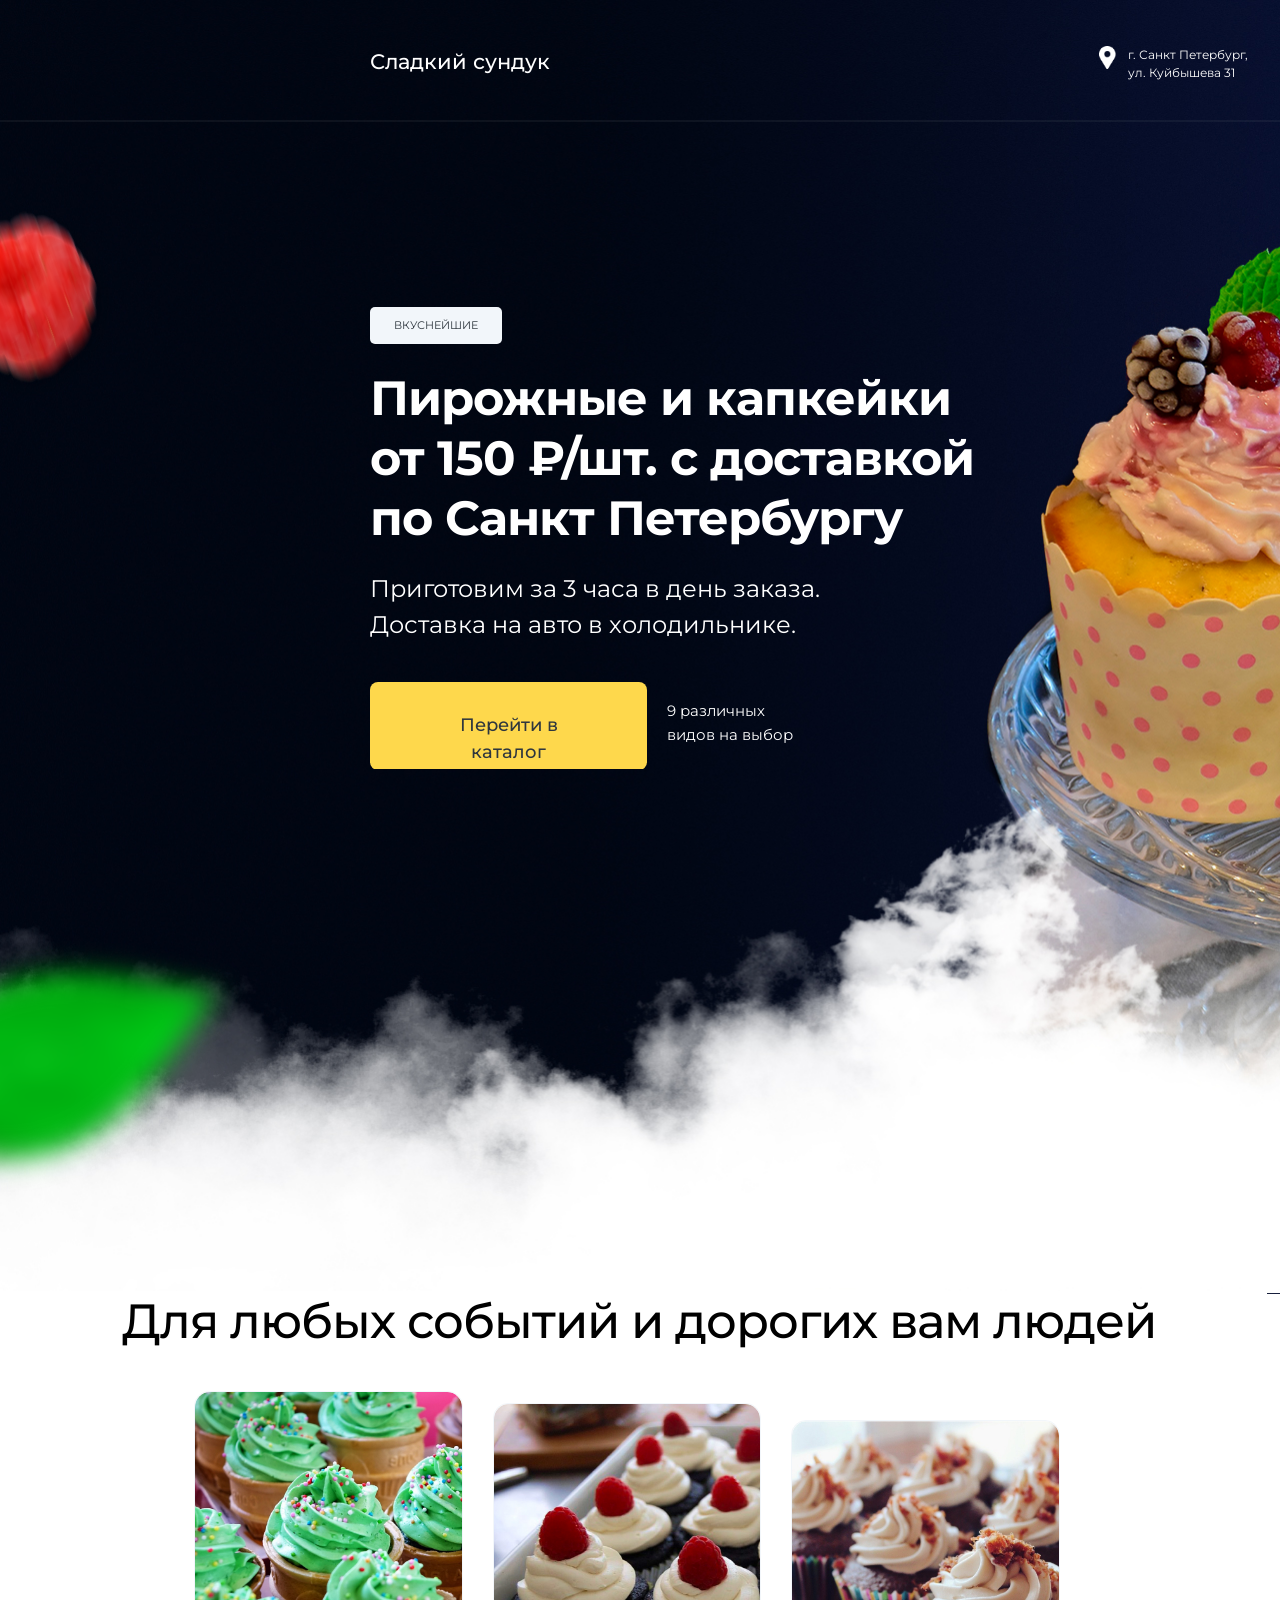
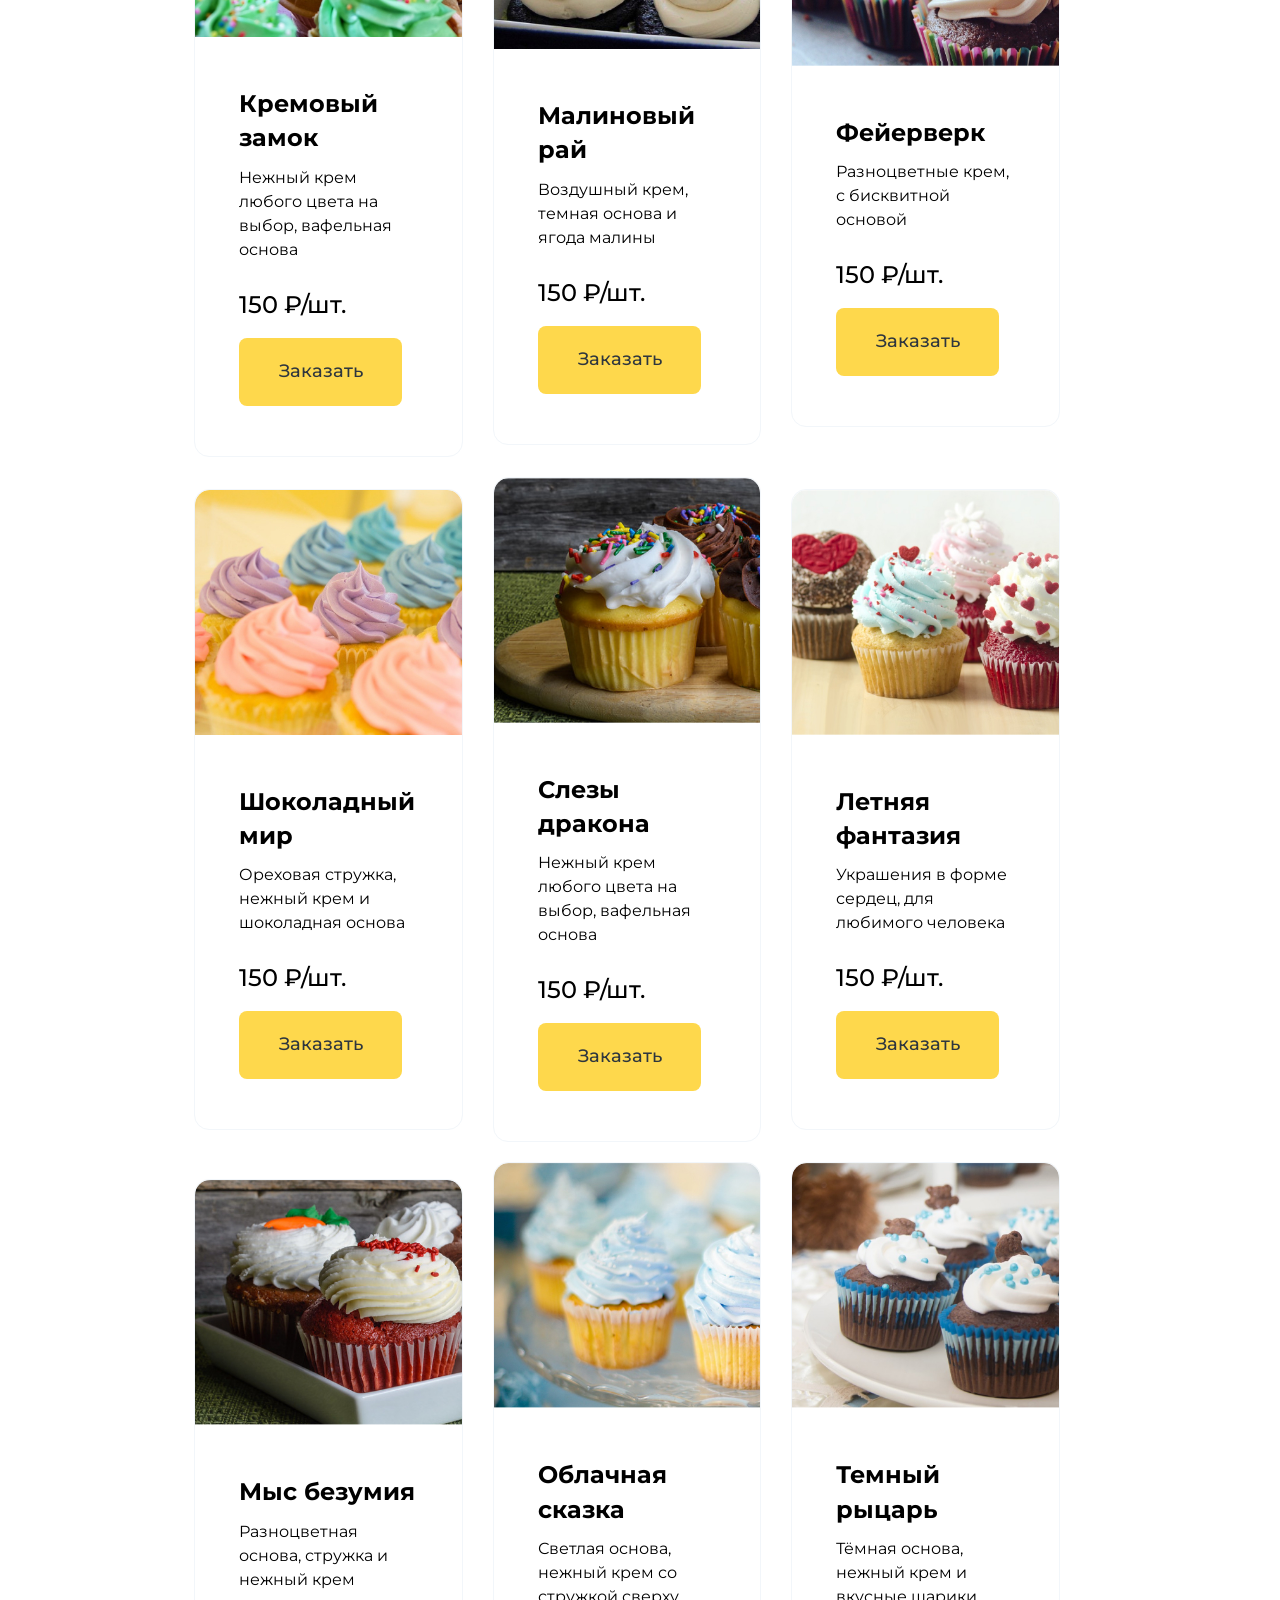
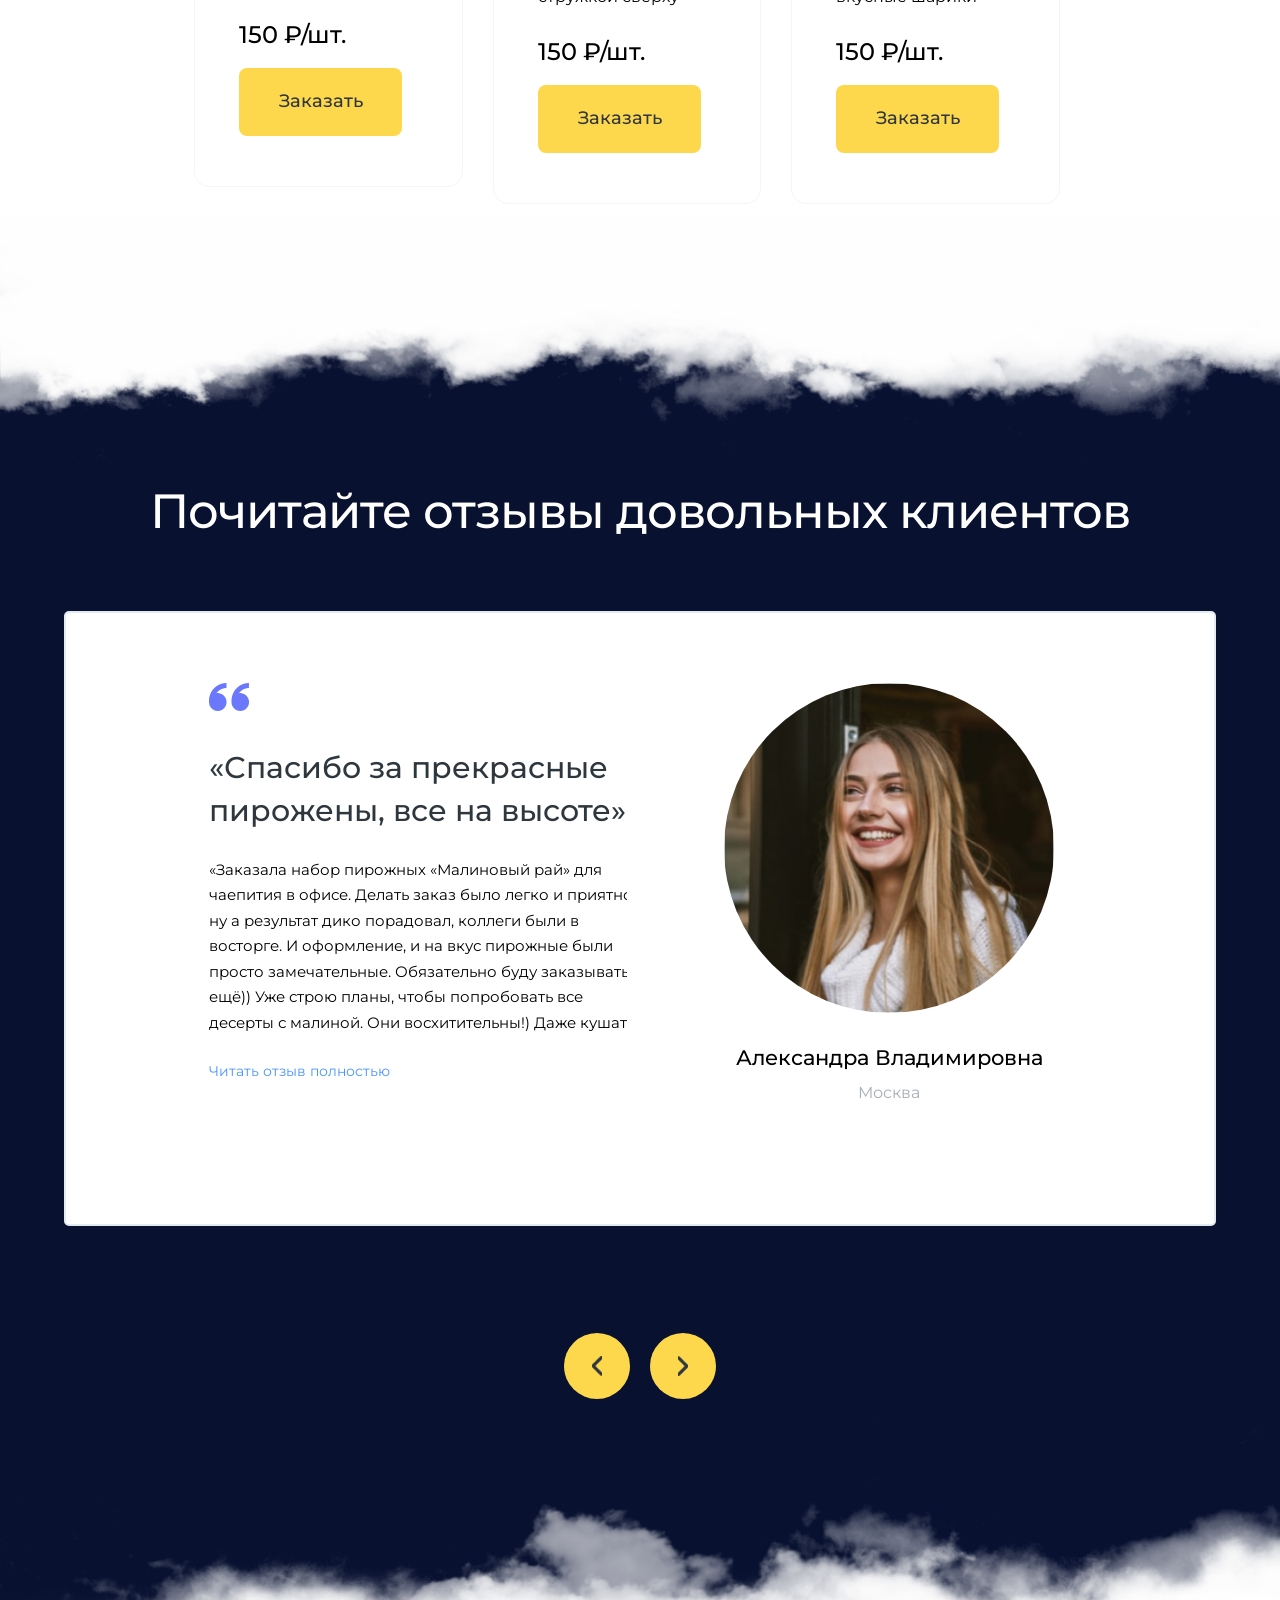
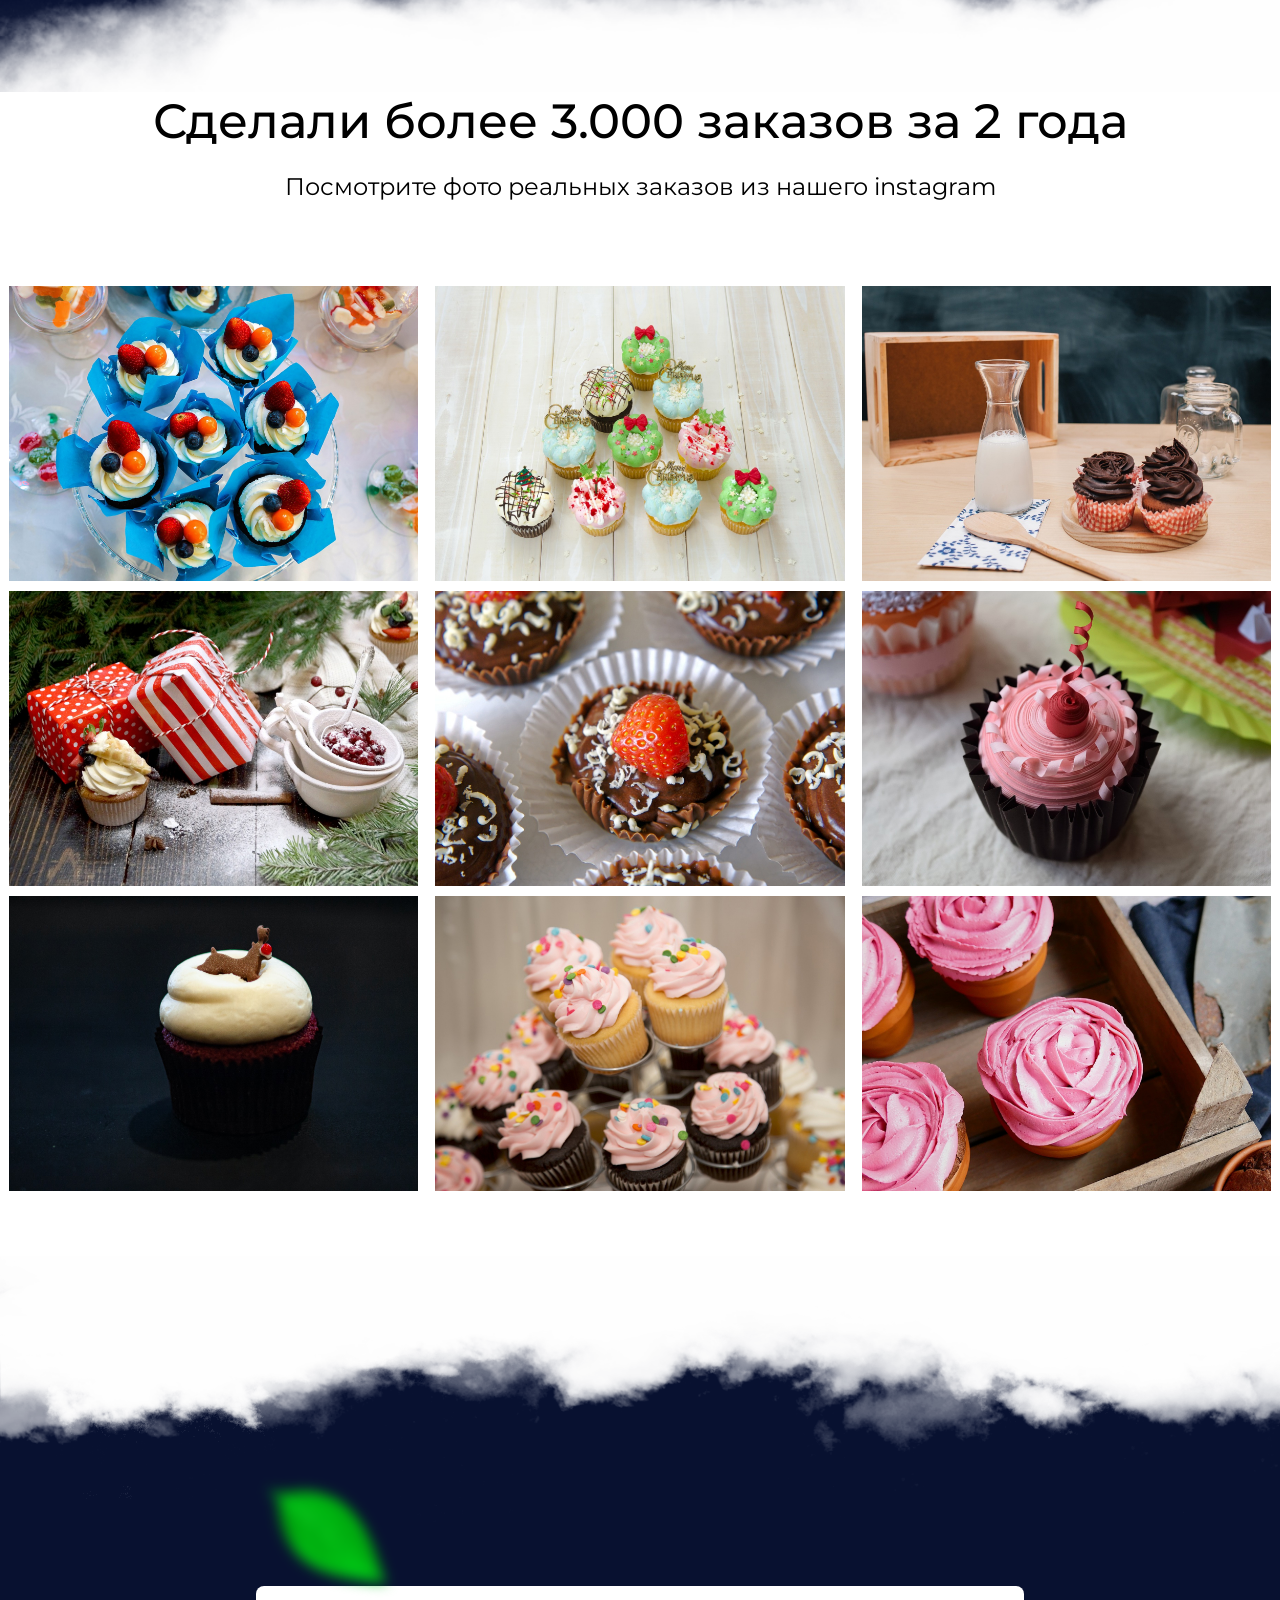
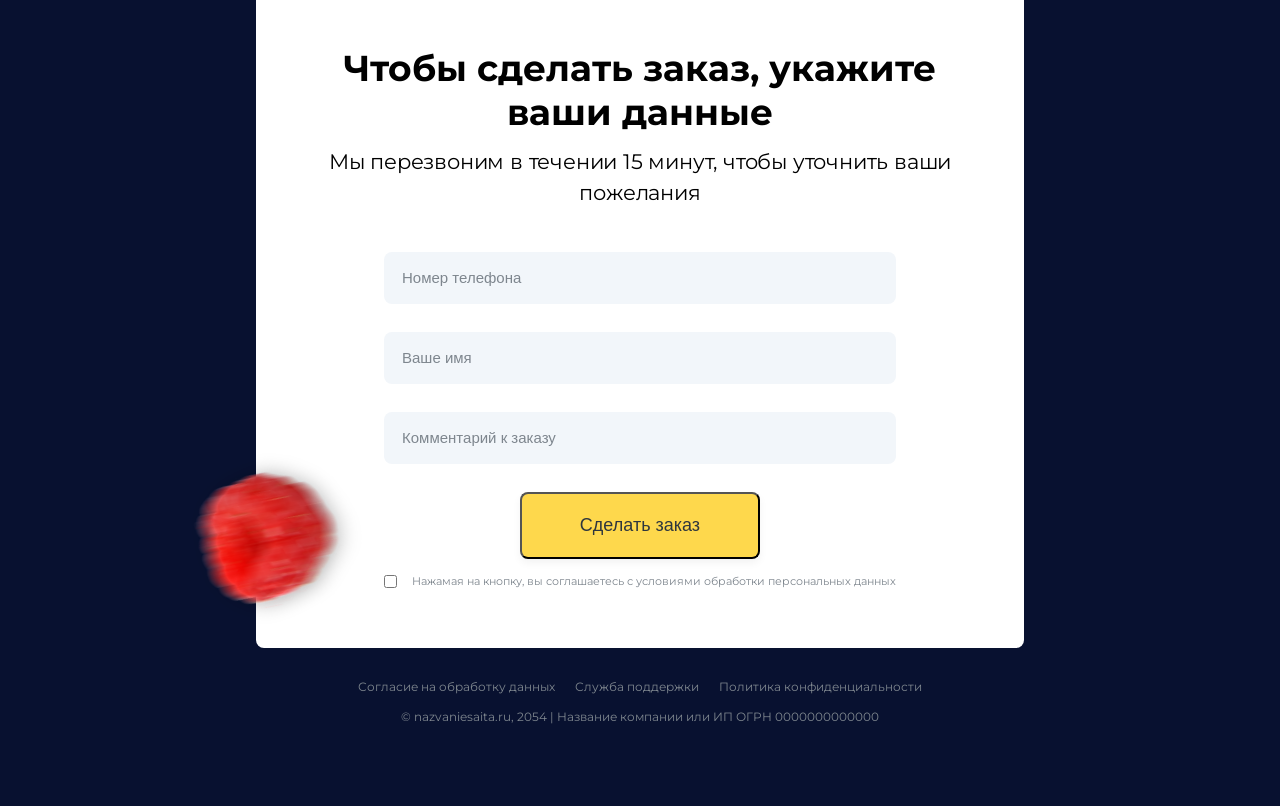
<file: templates/render.html>
<!DOCTYPE html>
<html lang="en">
<head>
    <meta charset="UTF-8">
    <meta name="viewport" content="width=device-width, initial-scale=1.0">
    <link rel="stylesheet" href="../static/css/styles.css">
    <title>Сладкий сундук</title>
</head>
<body>
    <div class="main-part">
        <div class="header">
            <a href="#" class="logo">
                Сладкий сундук
            </a>
            <div class="adress">
                <div class="adress-icon"></div>
                <div>
                    г. Санкт Петербург,<br>ул. Куйбышева 31
                </div>
            </div>
            <div class="phone">
                <div class="phone-icon"></div>
                <div class="phone-text"> 
                    <a class="phone-number" href="tel:8(812)844-95-49">8 (812) 844-95-49</a>
                    <div class="phone-desc">Ежедневно с 9:00 до 20:00</div>
                </div>
            </div>
        </div>
        <div class="header-line"></div>
        <div class="main">
            <div class="main-text">
                <div class="main-text-info">вкуснейшие</div>
                <div class="main-text-title">Пирожные и капкейки <br> от 150 ₽/шт. c доставкой по Санкт Петербургу</div>
                <div class="main-text-desc">Приготовим за 3 часа в день заказа. 
<br>Доставка на авто в холодильнике.</div>
            </div>
            <div class="main-order">
                <a class="catalog-button" href="#catalog">Перейти в каталог</a>
                <div class="catalog-desc">9 различных <br>видов на выбор</div>
            </div>
        </div>
    </div>
    <div class="berry" style="height: 201px; width:195px; transform: rotateZ(-45.17deg); left:-75px; top:202px;"></div>
    <div class="berry" style="height: 201px; width:195px; transform: rotateZ(-148.51deg); left:1454.36px; top:871.4px;"></div>
    <div class="berry" style="height: 175px; width:170px; transform: rotateZ(28.32deg); left:1737px; top:109px;"></div>
    <div class="leaf" style="height: 286px; width:275px; transform: rotateZ(-156.42deg); left:-94px; top:922px; filter:blur(13px)"></div>
    <div class="leaf" style="height: 112px; width:108px; transform: rotateZ(92.61deg); left:252px; top:2675px; filter:blur(27px);"></div>
    <div class="leaf" style="height: 167px; width:161px; transform: rotateZ(-180deg); left:1523px; top:2319px; filter:blur(27px);"></div>
    <div class="berry" style="height: 174px; width:170px; transform: rotateZ(-63.54deg); left:234px; top:1522px; filter:blur(13px)"></div>
    <div class="catalog" id="catalog">
        <div class="catalog-info">Для любых событий и дорогих вам людей </div>
        <div class="catalog-cards">
            
                <div class="catalog-card">
                    <div class="card-image" style="background-image: url(../static/Media/cupcaces_image/cupcaces_1.jpg);"></div>
                    <div class="card-desc">
                        <div class="product-name">Кремовый замок</div>
                        <div class="product-ingredients">Нежный крем любого цвета на выбор, вафельная основа</div>
                        <div class="product-price">150 ₽/шт. </div>
                        <a class="product-button" href="#order">Заказать</a>
                    </div>
                </div>
            
                <div class="catalog-card">
                    <div class="card-image" style="background-image: url(../static/Media/cupcaces_image/cupcaces_2.jpg);"></div>
                    <div class="card-desc">
                        <div class="product-name">Малиновый рай</div>
                        <div class="product-ingredients">Воздушный крем, темная основа и ягода малины</div>
                        <div class="product-price">150 ₽/шт. </div>
                        <a class="product-button" href="#order">Заказать</a>
                    </div>
                </div>
            
                <div class="catalog-card">
                    <div class="card-image" style="background-image: url(../static/Media/cupcaces_image/cupcaces_3.jpg);"></div>
                    <div class="card-desc">
                        <div class="product-name">Фейерверк</div>
                        <div class="product-ingredients">Разноцветные крем, с бисквитной основой</div>
                        <div class="product-price">150 ₽/шт. </div>
                        <a class="product-button" href="#order">Заказать</a>
                    </div>
                </div>
            
                <div class="catalog-card">
                    <div class="card-image" style="background-image: url(../static/Media/cupcaces_image/cupcaces_4.jpg);"></div>
                    <div class="card-desc">
                        <div class="product-name">Шоколадный мир</div>
                        <div class="product-ingredients">Ореховая стружка, нежный крем и шоколадная основа</div>
                        <div class="product-price">150 ₽/шт. </div>
                        <a class="product-button" href="#order">Заказать</a>
                    </div>
                </div>
            
                <div class="catalog-card">
                    <div class="card-image" style="background-image: url(../static/Media/cupcaces_image/cupcaces_5.jpg);"></div>
                    <div class="card-desc">
                        <div class="product-name">Слезы дракона</div>
                        <div class="product-ingredients">Нежный крем любого цвета на выбор, вафельная основа</div>
                        <div class="product-price">150 ₽/шт. </div>
                        <a class="product-button" href="#order">Заказать</a>
                    </div>
                </div>
            
                <div class="catalog-card">
                    <div class="card-image" style="background-image: url(../static/Media/cupcaces_image/cupcaces_6.jpg);"></div>
                    <div class="card-desc">
                        <div class="product-name">Летняя фантазия</div>
                        <div class="product-ingredients">Украшения в форме сердец, для любимого человека</div>
                        <div class="product-price">150 ₽/шт. </div>
                        <a class="product-button" href="#order">Заказать</a>
                    </div>
                </div>
            
                <div class="catalog-card">
                    <div class="card-image" style="background-image: url(../static/Media/cupcaces_image/cupcaces_7.jpg);"></div>
                    <div class="card-desc">
                        <div class="product-name">Мыс безумия</div>
                        <div class="product-ingredients">Разноцветная основа, стружка и нежный крем</div>
                        <div class="product-price">150 ₽/шт. </div>
                        <a class="product-button" href="#order">Заказать</a>
                    </div>
                </div>
            
                <div class="catalog-card">
                    <div class="card-image" style="background-image: url(../static/Media/cupcaces_image/cupcaces_8.jpg);"></div>
                    <div class="card-desc">
                        <div class="product-name">Облачная сказка</div>
                        <div class="product-ingredients">Светлая основа, нежный крем со стружкой сверху</div>
                        <div class="product-price">150 ₽/шт. </div>
                        <a class="product-button" href="#order">Заказать</a>
                    </div>
                </div>
            
                <div class="catalog-card">
                    <div class="card-image" style="background-image: url(../static/Media/cupcaces_image/cupcaces_9.jpg);"></div>
                    <div class="card-desc">
                        <div class="product-name">Темный рыцарь</div>
                        <div class="product-ingredients">Тёмная основа, нежный крем и вкусные шарики</div>
                        <div class="product-price">150 ₽/шт. </div>
                        <a class="product-button" href="#order">Заказать</a>
                    </div>
                </div>
            
        </div>
    </div>
    <div class="feedbacks-main">
        <div class="cloud" style="background-image: url(../static/Media/other_image/cloud_1.png); height: 264px;"></div>
        <div class="feedbacks-title">Почитайте отзывы довольных клиентов</div>
        <div class="feedbacks-rolling">
            <div class="feedbacks">
                <div class="feedback-small feedback-left">
                    <div class="feedback-paragraph-small">
                        <div class="feedback-quotation-small"></div>
                        <div class="feedback-title-small">«Результат дико порадовал, друзья были в восторге»</div>
                        <div class="feedback-text-small">«Заказала капкейки, как подарок на новый год. Делать заказ было легко и приятно, ну а результат дико порадовал, друзья были в восторге. И оформление, и на вкус капкейки были просто замечательные. Обязательно буду заказывать еще)) Уже строю планы, чтобы попробовать все начинки. Они восхитительны!) Даже кушать было жалко, такая красота!)</div>
                        <a class="feedback-link-small">Читать отзыв полностью</a>
                    </div>
                    <div class="feedback-author-small">
                        <div class="author-photo-small" style="background-image: url(../static/Media/other_image/post-author1.jpg);"></div>
                        <div class="author-name-small">Ирина Ларионова</div>
                        <div class="author-homeland-small">Санкт-Петербург</div>
                    </div>
                </div>
                <div class="feedback">
                    <div class="feedback-paragraph">
                        <div class="feedback-quotation"></div>
                        <div class="feedback-title">«Спасибо за прекрасные пирожены, все на высоте»</div>
                        <div class="feedback-text">«Заказала набор пирожных «Малиновый рай» для чаепития в офисе. Делать заказ было легко и приятно, ну а результат дико порадовал, коллеги были в восторге. И оформление, и на вкус пирожные были просто замечательные. Обязательно буду заказывать ещё)) Уже строю планы, чтобы попробовать все десерты с малиной. Они восхитительны!) Даже кушать было жалко, такая красота!)</div>
                        <a class="feedback-link">Читать отзыв полностью</a>
                    </div>
                    <div class="feedback-author">
                        <div class="author-photo" style="background-image: url(../static/Media/other_image/post-author2.jpg);"></div>
                        <div class="author-name">Александра Владимировна</div>
                        <div class="author-homeland">Москва</div>
                    </div>
                </div>
                <div class="feedback-small feedback-right">
                    <div class="feedback-paragraph-small">
                        <div class="feedback-quotation-small"></div>
                        <div class="feedback-title-small">«Спасибо за прекрасную выпечку, муж был доволен»</div>
                        <div class="feedback-text-small">«Заказала капкейки «Облачная сказка» как сюрприз для любимого человека прямо к нему на работу. Делать заказ было легко и приятно, ну а результат дико порадовал — он был в шоке и в восторге одновременно! И оформление, и на вкус капкейки были просто замечательные: лёгкие, воздушные, как настоящие облака. Обязательно буду заказывать ещё)) Уже строю планы, чтобы попробовать все «небесные» десерты. Они восхитительны!) Даже кушать было жалко, такая красота!)</div>
                        <a class="feedback-link-small">Читать отзыв полностью</a>
                    </div>
                    <div class="feedback-author-small">
                        <div class="author-photo-small" style="background-image: url(../static/Media/other_image/post-author3.jpg);"></div>
                        <div class="author-name-small">Анастасия Олеговна</div>
                        <div class="author-homeland-small">Сочи</div>
                    </div>
                </div>
            </div>
            <div class="feedbacks-rolling-buttons">
                <div class="feedbacks-button">
                    <div class="feedbacks-button-image" style="background-image: url(../static/Media/other_image/left-arrow.png);"></div>
                </div>
                <div class="feedbacks-button">
                    <div class="feedbacks-button-image" style="background-image: url(../static/Media/other_image/left-arrow.png);transform: rotate(180deg);"></div>
                </div>
            </div>
        </div>
        <div class="cloud" style="background-image: url(../static/Media/other_image/cloud_2.png); height: 336px;  transition: none;"></div>
    </div>
    <div class="reviews">
        <div class="review-header">
            <div class="review-topic">Сделали более 3.000 заказов за 2 года</div>
            <div class="review-desc">Посмотрите фото реальных заказов из нашего instagram</div>
        </div>
        <div class="review-photos">
            
                <div class="review-photo" style="background-image: url(../static/Media/insta_image/insta_1.jpg);"></div>
            
                <div class="review-photo" style="background-image: url(../static/Media/insta_image/insta_2.jpg);"></div>
            
                <div class="review-photo" style="background-image: url(../static/Media/insta_image/insta_3.jpg);"></div>
            
                <div class="review-photo" style="background-image: url(../static/Media/insta_image/insta_4.jpg);"></div>
            
                <div class="review-photo" style="background-image: url(../static/Media/insta_image/insta_5.jpg);"></div>
            
                <div class="review-photo" style="background-image: url(../static/Media/insta_image/insta_6.jpg);"></div>
            
                <div class="review-photo" style="background-image: url(../static/Media/insta_image/insta_7.jpg);"></div>
            
                <div class="review-photo" style="background-image: url(../static/Media/insta_image/insta_8.jpg);"></div>
            
                <div class="review-photo" style="background-image: url(../static/Media/insta_image/insta_9.jpg);"></div>
            
        </div>
    </div>
    <div class="order" id="order" style="position: relative;">
        <div class="leaf" style="width: 106.67px; height: 111.52px; transform: rotateZ(-94.95deg); left: 274px; top: 226px; filter: blur(6.5px); z-index: 1;"></div>
        <div class="leaf" style="width: 146.55px; height: 153.21px; transform: rotateZ(76.12deg); left: 1515px; top: 832px; filter: blur(6.5px); z-index: 2;"></div>
        <div class="berry" style="width: 167.13px; height: 171.29px; transform: rotateZ(-127.23deg); left: 187px; top: 795px; z-index: 3;"></div>
        <div class="berry" style="width: 152.18px; height: 155.97px; transform: rotateZ(31.18deg); left: 1483px; top: 194px; z-index: 4;"></div>
        <div class="cloud" style="background-image: url(../static/Media/other_image/cloud_1.png); height: 330px; position:relative; top:-60px;"></div>
        <div class="order-form">
            <div class="form-title">Чтобы сделать заказ, укажите ваши данные</div>
            <div class="form-info">Мы перезвоним в течении 15 минут, чтобы уточнить ваши пожелания</div>
            <form method="POST">
                <div class="form-interactables">

                    <div>
                    <input class="form-field" required type="tel" name="username" placeholder="Номер телефона">
                    <input class="form-field" required type="name" name="phone" placeholder="Ваше имя">
                    <input class="form-field" name="discription" type="text" placeholder="Комментарий к заказу">
                    </div>

                    <button type="submit" class="form-submit">Сделать заказ</button>

                    <div class="form-rules">
                        <div class="rules-checkbox">
                            <input type="checkbox" required style="margin-right: 15px;">
                            <div class="rules-text">Нажамая на кнопку, вы соглашаетесь с условиями обработки персональных данных</div>
                        </div>

                    </div>
                </div>
            </form>
        </div>
        <div class="footer">
            <div class="footer-links">
                <a class="footer-link" href="#">Согласие на обработку данных</a>
                <a class="footer-link" href="#">Служба поддержки</a>
                <a class="footer-link" href="#">Политика конфиденциальности</a>
            </div>
            <div class="footer-info">
                © nazvaniesaita.ru, 2054 | Название компании или ИП ОГРН 0000000000000
            </div>
        </div>
    </div>
    <script src="../static/javascript/scripts.js"></script>
</body>
</html>
</file>
<file: Page/styles.css>
@import url('https://fonts.googleapis.com/css2?family=Montserrat:ital,wght@0,100..900;1,100..900&display=swap');

*{
    margin: 0;
    padding: 0;
    box-sizing: border-box;
    transition: all 0.8s ease-in-out;
    overflow: hidden;
}
html{
    overflow-y: visible;
}
body{
    display: flex;
    justify-content: center;
    flex-direction: column;
}
.header{
    height: 120px;
    width: 1920px;
    display: flex;
    flex-direction: row;
}
.logo{
    font-size: 21px;
    font-weight: 500;
    position: absolute;
    left: 370px;
    top: 49px;
}
.adress{
    font-size: 12px;
    font-weight: 400;
    position: absolute;
    top: 46px;
    left:1099px;
    line-height: 150%;
}
.main-part{
    background-image: url(../Media/background-main.jpg);
    background-repeat: no-repeat;
    background-size: cover;
    color: white;
    height:1294px;
    width:100vw;
}
.berry{
    background-image: url(../Media/berry.png);
    background-repeat: no-repeat;
    background-size: cover;
    position: absolute;
}
.leaf{
    background-image: url(../Media/leaf.png);
    background-repeat: no-repeat;
    background-size: cover;
    position: absolute;
}
.adress{
    display: flex;
    flex-wrap: nowrap;
    flex-direction: row;
}
.adress-icon{
    background-image: url(../Media/place.png);
    background-repeat: no-repeat;
    background-size: cover;
    width:17px;
    height:23px;
    margin-right:12px;
}
.phone{
    width: 231px;
    height: 51px;
    left:1339px;
    top:37px;
    position: absolute;
    display: flex;
    flex-direction:row;
}
.phone-icon{
    background-image: url(../Media/phone.png);
    background-repeat: no-repeat;
    background-size: cover;
    width:19px;
    height:19px;
    position: relative;
    top:6px;
    left:5px;
    margin-right:15px;
}
.phone-text{
    display: flex;
    height: 100%;
    width: 100%;
    flex-direction: column;
}
.phone-number{
    font-size: 20px;
    font-weight: 700;
    line-height: 152%;
}
.phone-desc{
    font-weight: 400;
    font-size: 13px;
    line-height: 150%;
    letter-spacing: 0%;
}
.header-line{
    width: 1920px;
    height: 0px;
    border: 1px #7E868E solid;
    opacity: 10%;
}
.main{
    width: 647px;
    height: 462px;
    position: absolute;
    top:307px;
    left: 370px;
}
.main-text{
    margin-bottom: 37px;
}
.main-order{
    margin-top: 25px;
    display: flex;
    flex-direction: row;
    flex-wrap: nowrap;
}
.main-text-info{
    text-align: center;
    vertical-align:middle;
    padding: 10px 10px 10px 10px;
    color: #2E363E;
    font-size:11px;
    font-weight: 400; 
    width:132px;
    height:37px;
    border-radius: 5px;
    background-color:#F2F6FA;
    line-height: 150%;
    text-transform: uppercase;
    margin-bottom: 24px;
}
.main-text-title{
    font-size: 48px;
    line-height: 60px;
    font-weight: 700;
    letter-spacing: -1px;
    margin-bottom: 23px;
    word-break: break-word;
    overflow-wrap: break-word;
}
.main-text-desc{
    line-height: 148%;
    font-size: 24px;
    font-weight: 400;;
}
.catalog-button{
    color: #2E363E;
    padding: 30px 50px 30px 50px;
    border-radius: 8px;
    text-align: center;
    vertical-align: middle;
    height: 88px;
    width: 277px;
    line-height: 152%;
    font-size: 18px;
    font-weight:500;
    background-color: #FED84C;
    cursor: pointer;
    transition: all 0.3s ease;
}
.catalog-button:hover {
    transform: translateY(-3px);
    background-color: #f5c42e;
    box-shadow: 0 8px 16px rgba(254,216,76,0.3);
}
.catalog-desc{
    padding-left:20px;
    font-size: 15px;
    padding-top:20px;
    padding-bottom:20px;
    width:210px;
    font-weight: 400;
    line-height: 160%;
}
.catalog{
    width:100vw;
    height:max-content;
    background-color: #FFF;
    color: #000;
    justify-content: center;
    position: relative;
    left: -13px;
    top:-3px;
}
.catalog-info{
    font-weight: 500;
    font-size: 48px;
    line-height: 60px;
    letter-spacing: -1px;
    vertical-align: bottom;
    width: max-content;
    margin-left: auto;
    margin-right: auto;
    position: relative;
    left: 12px;
    word-break: break-word;
    overflow-wrap: break-word;
    text-align: center;
    max-width: 90vw;
    margin-bottom: 30px;
}
body{
    font-family: "Montserrat", sans-serif;
}
.catalog-cards{
    display: flex;
    align-items: center;
    flex-wrap: wrap;
    position: relative;
    justify-content: space-around;
    margin-left: 15vw;
    margin-right: 15vw;
}
.catalog-card{
    width: 30%;
    height: 40%;
    border-radius: 15px;
    border:1px #F2F6FA solid;
    margin: 10px;
}
.card-image{
    width:100%;
    height:245px;
    background-repeat: no-repeat;
    background-size: cover;
    border-top-left-radius: 15px;
    border-top-right-radius: 15px;
}
.card-desc{
    padding: 50px 44px 50px 44px;
}
.product-name{
    font-size:24px;
    line-height: 143%;
    font-weight: 700;
    margin-bottom: 10px;
    word-break: break-word;
    overflow-wrap: break-word;
}
.product-ingredients{
    font-size:16px;
    font-weight: 400;
    line-height:150%;
    word-break: break-word;
}
.product-price{
    margin-top: 25px;
    font-weight: 500;
    font-size: 24px;
    line-height: 150%;
    margin-bottom: 15px;
}
.product-button{
    color: #2E363E;
    padding: 20px 40px 20px 40px;
    border-radius: 8px;
    text-align: center;
    vertical-align: middle;
    height: 68px;
    width: 163px;
    line-height: 152%;
    font-size: 18px;
    font-weight:500;
    background-color: #FED84C;
    cursor: pointer;
    transition: all 0.3s cubic-bezier(0.2, 0.9, 0.4, 1.1);
    position: relative;
    overflow: hidden;
    display: inline-block;
    z-index: 1;
}
.product-button::before {
    content: '';
    position: absolute;
    top: 0;
    left: -100%;
    width: 100%;
    height: 100%;
    background: linear-gradient(90deg, rgba(255,255,255,0.2), rgba(255,255,255,0.5), rgba(255,255,255,0.2));
    transition: left 0.5s ease;
    z-index: -1;
}
.product-button:hover {
    transform: translateY(-5px);
    background-color: #f5c42e;
    box-shadow: 0 12px 20px rgba(254, 216, 76, 0.4);
}
.product-button:hover::before {
    left: 100%;
}
.product-button:active {
    transform: translateY(2px);
    transition: 0.05s;
}
.reviews{
    width: 1920px;
    height: max-content;
    background-color: #FFF;
    display: flex;
    align-items: center;
    flex-direction: column;
    position: relative;
    top:-60px;
}
.review-header{
    display: flex;
    flex-direction:column;
    width: 1000px;
    height: 109px;
    align-items: center;
    justify-content: space-between;
    margin-bottom: 80px;
}
.review-topic{
    width: 1000px;
    font-weight: 500;
    font-size: 48px;
    word-break: break-word;
    text-align: center;
}
.review-desc{
    font-weight: 400;
    width: max-content;
    font-size: 24px;
    word-break: break-word;
    text-align: center;
}
.review-photo{
    aspect-ratio: 800/576;
    width:32vw;
    background-repeat: no-repeat;
    background-size: cover;
    margin: 5px;
}
.cloud{
    height:284px;
    width: 100vw;
    background-repeat: no-repeat;
    background-size: cover;
}
.order{
    width: 100vw;
    background-color:#081130;
    display: flex;
    flex-direction: column;
    align-items: center;
    justify-content: center;
    height: max-content;
}
.form-field{
    padding: 14px 18px;
    width: 100%;
    max-width: 340px;
    height: auto;
    min-height: 52px;
    border-radius: 8px;
    background-color:#F2F6FA;
    color: #2E363E;
    border: none;
    margin: 8px;
    font-size: 15px;
    transition: 0.2s;
}
.form-field[placeholder="Комментарий к заказу"]{
    max-width: 720px;
}
.form-field:focus {
    outline: none;
    box-shadow: 0 0 0 2px #FED84C;
    background-color: white;
}
.form-field::placeholder{
    font-weight: 400;
    font-size: 15px;
    line-height: 160%;
    letter-spacing: 0%;
    color: #7E868E;
}
.form-field:focus{
    outline: none;
}
.form-title{
    width:880px;
    max-width: 90vw;
    height: auto;
    font-weight: 700;
    font-size: 36px;
    margin-bottom: 12px;
    word-break: break-word;
    text-align: center;
}
.form-interactables{
    display: flex;
    flex-wrap: nowrap;
    flex-direction: column;
    align-items: center;
    width: 100%;
}
.form-interactables > div {
    display: flex;
    flex-wrap: wrap;
    justify-content: center;
    gap: 12px;
    width: 100%;
}
.form-info{
    margin-bottom: 36px;
    font-size: 21px;
    font-weight: 400;
    line-height: 148%;
    letter-spacing: -0.2px;
    text-align: center;
    word-break: break-word;
}
.order-form{
    align-items: center;
    width: 982px;
    max-width: 92%;
    height: max-content;
    display: flex;
    flex-direction: column;
    background-color: #FFFFFF;
    border-radius: 8px;
    padding: 60px 40px;
    margin-bottom: 30px;
    box-sizing: border-box;
}
.form-submit{
    margin-top: 20px;
    color: #2E363E;
    padding: 18px 32px;
    border-radius: 8px;
    text-align: center;
    vertical-align: middle;
    height: auto;
    min-width: 240px;
    line-height: 152%;
    font-size: 18px;
    font-weight:500;
    background-color: #FED84C;
    cursor: pointer;
    transition: all 0.3s ease;
    position: relative;
    overflow: hidden;
    box-shadow: 0 4px 8px rgba(0,0,0,0.05);
    display: inline-block;
}
.form-submit::before {
    content: '';
    position: absolute;
    top: 0;
    left: -100%;
    width: 100%;
    height: 100%;
    background: linear-gradient(90deg, rgba(255,255,240,0.2), rgba(255,255,200,0.6), rgba(255,255,240,0.2));
    transition: left 0.4s ease;
}
.form-submit:hover {
    transform: scale(1.02);
    background-color: #f5c42e;
    box-shadow: 0 8px 18px rgba(254, 216, 76, 0.5);
}
.form-submit:hover::before {
    left: 100%;
}
.form-submit:active {
    transform: scale(0.98);
}
.footer{
    margin-bottom: 80px;
    font-weight: 400;
    color: #7E868E;
    line-height: 150%;
    letter-spacing: 0%;
    font-size: 12px;
    justify-content: center;
    display: flex;
    flex-direction: column;
    align-items: center;
    text-align: center;
}
.footer-links{
    display: flex;
    flex-direction: row;
    flex-wrap: wrap;
    justify-content: center;
    gap: 20px;
    width: auto;
    margin-bottom:12px;
}
.footer-info{
    width: auto;
    text-align: center;
    padding: 0 20px;
}
.rules-checkbox{
    display: flex;
    flex-wrap: nowrap;
    flex-direction: row;
    margin-top: 15px;
    align-items: center;
}
.rules-text{
    color:#7E868E;
    line-height: 130%;
    font-size:11px;
    font-weight: 400;
    word-break: break-word;
}
.feedbacks-rolling-buttons{
    display: flex;
    flex-direction: row;
    justify-content: center;
}
.feedbacks-main{
    width: 100vw; 
    height: 1505px; 
    background-color: #081130;
    display: flex;
    flex-direction: column;
    align-items: center;
}
.feedbacks-title{
    height: auto;
    width: max-content;
    max-width: 90vw;
    font-weight: 500;
    font-size: 48px;
    line-height: 60px;
    letter-spacing: -1px;
    color: #FFFFFF;
    margin-bottom: 70px;
    text-align: center;
    word-break: break-word;
}
.feedbacks{
    display: flex;
    justify-content: space-between;
    flex-wrap: nowrap;
    flex-direction: row;
}
.feedback{
    width: 1180px;
    height: 615px;
    border-radius: 5px;
    background-color: #FFFFFF;
    border: 2px #E2EAF2 solid;
    display: flex;
    flex-direction: row;
    padding: 70px 143px 70px 143px;
    margin-bottom: 50px;
}
.feedback-paragraph{
    display: flex;
    flex-direction: column;
    margin-right: 115px;
}
.feedback-quotation{
    width: 40px;
    height: 40px;
    background-image: url(../Media/quotation.png);
    background-repeat: no-repeat;
    background-size: contain;
    margin-bottom: 24px;
    opacity: 0.9;
}
.feedback-title{
    font-weight: 500;
    font-size:30px;
    line-height: 143%;
    color: #2E363E;
    margin-bottom: 24px;
    width: 460px;
    height: 86px;
    word-break: break-word;
    overflow-wrap: break-word;
}
.feedback-text{
    font-weight:400; 
    font-size: 15px;
    line-height: 170%;
    width: 430px;
    height:179px;
    margin-bottom: 25px;
    word-break: break-word;
}
.feedback-link{
    color:#4A94FF;
    font-size: 14px;
    font-weight: 400;
    line-height: 150%;
    cursor: pointer;
}

.feedback-author{
    display: flex;
    flex-direction: column;
    width: 390px;
    height: 475px;
    align-items: center;
}
.author-photo{
    height: 330px;
    width: 330px;
    background-image:url(../Media/post-author1.jpg);
    background-size: cover;
    background-repeat: no-repeat;
    border-radius: 1000px;
    margin-bottom: 30px;
}
.author-name{
    font-weight: 500;
    font-size: 21px;
    line-height: 143%;
    margin-bottom: 6px;
}
.author-homeland{
    font-size: 16px;
    line-height: 170%;
    color: #A6AEB6;
}
.feedbacks-button{
    width: 66px;
    height: 66px;
    border-radius: 100px;
    background-color: #FED84C;
    display: flex;
    justify-content: center;
    align-items: center;
    margin: 10px;
    cursor: pointer;
    transition: all 0.3s ease;
    position: relative;
    overflow: hidden;
}
.feedbacks-button:hover {
    transform: scale(1.15);
    background-color: #f5c42e;
    box-shadow: 0 8px 20px rgba(254, 216, 76, 0.4);
}
.feedbacks-button:active {
    transform: scale(0.95);
}
.feedbacks-button::before {
    content: '';
    position: absolute;
    top: 50%;
    left: 50%;
    width: 0;
    height: 0;
    border-radius: 50%;
    background-color: rgba(255, 255, 255, 0.3);
    transform: translate(-50%, -50%);
    transition: width 0.4s ease, height 0.4s ease;
}
.feedbacks-button:hover::before {
    width: 100%;
    height: 100%;
}
.feedbacks-button-image{
    height: 20px;
    width: 10px;
    background-size: cover;
    background-repeat:no-repeat;
    transition: all 0.3s ease;
    position: relative;
    z-index: 1;
}
.feedbacks-button:first-child:hover .feedbacks-button-image {
    transform: translateX(-3px);
}
.feedbacks-button:last-child:hover .feedbacks-button-image {
    transform: translateX(3px);
}
.feedback-small{
    width: 934px;
    height: 486px;
    border-radius: 4px;
    background-color: #FFFFFF;
    border: 1.6px #E2EAF2 solid;
    display: flex;
    flex-direction: row;
    padding: 56px 113px 56px 113px;
    margin-bottom: 56px;
}

.feedback-paragraph-small {
    display: flex;
    flex-direction: column;
    margin-right: 91px;
}

.feedback-quotation-small {
    width: 32px;
    height: 32px;
    background-image: url(../Media/quotation.png);
    background-repeat: no-repeat;
    background-size: contain;
    margin-bottom: 19px;
    opacity: 0.9;
}

.feedback-title-small {
    font-weight: 500;
    font-size: 24px;
    line-height: 143%;
    color: #2E363E;
    margin-bottom: 19px;
    width: 365px;
    height: 68px;
    word-break: break-word;
}

.feedback-text-small {
    font-weight: 400;
    font-size: 12px;
    line-height: 170%;
    width: 341px;
    height: 142px;
    margin-bottom: 20px;
    word-break: break-word;
}

.feedback-link-small {
    color: #4A94FF;
    font-size: 11px;
    font-weight: 400;
    line-height: 150%;
}

.feedback-author-small {
    display: flex;
    flex-direction: column;
    width: 302px;
    height: 377px;
    align-items: center;
}

.author-photo-small {
    height: 302px;
    width: 302px;
    background-image: url(../Media/post-author1.jpg);
    background-size: cover;
    background-repeat: no-repeat;
    border-radius: 1000px;
    margin-bottom: 24px;
}

.author-name-small {
    font-weight: 500;
    font-size: 17px;
    line-height: 143%;
    margin-bottom: 5px;
}

.author-homeland-small {
    font-size: 13px;
    line-height: 170%;
    color: #A6AEB6;
}

.feedbacks-button-small {
    width: 52px;
    height: 52px;
    border-radius: 100px;
    background-color: #FED84C;
    display: flex;
    justify-content: center;
    align-items: center;
    margin: 8px;
}

.feedbacks-button-image-small {
    height: 16px;
    width: 8px;
    background-size: cover;
    background-repeat: no-repeat;
}
.feedback-right {
    position: absolute;
    opacity: 0.1;
    right: -623px;
}
.feedback-left{
    opacity: 0.1;
    position: absolute;
    left: -623px;
}
.feedback-left,
.feedback-right,
.feedback,
.feedback-small{
    transition: all 0.8s ease-in-out;
}
@media (max-width: 1920px) {
    .header, .header-line, .main-part, .catalog, .reviews, .feedbacks-main, .order, .cloud {
        max-width: 100%;
        width: 100%;
        overflow-x: hidden;
    }
}
@media (min-width: 1201px) {
    .feedbacks-rolling {
        position: relative;
        width: 100%;
        overflow: visible;
    }
    
    .feedbacks {
        justify-content: center;
        align-items: center;
        gap: 30px;
    }
    
    .feedback-left,
    .feedback-right {
        position: absolute;
        opacity: 0.1;
        transition: all 0.6s ease;
    }
    
    .feedback-left {
        left: -623px;
        right: auto;
    }
    
    .feedback-right {
        right: -623px;
        left: auto;
    }
    
    .feedbacks:hover .feedback-left,
    .feedbacks:hover .feedback-right {
        opacity: 0.4;
    }
    
    .feedbacks:hover .feedback-left:hover,
    .feedbacks:hover .feedback-right:hover {
        opacity: 1;
    }
}
@media (max-width: 1200px) {
    .catalog-cards{
        margin-left: 1vw;
        margin-right: 1vw;
    }
}
@media (max-width:1600px) {
    .feedback-small{
        display: none;
    }
}
@media (min-width: 921px) and (max-width: 1200px) {
    .feedbacks-rolling {
        position: relative;
        width: 100%;
        overflow: visible;
    }
    
    .feedbacks {
        justify-content: center;
        align-items: center;
        gap: 25px;
    }
    
    .feedback {
        width: 650px !important;
        height: auto !important;
        padding: 40px 30px !important;
        margin: 0 auto !important;
    }
    
    .feedback-paragraph {
        margin-right: 30px;
    }
    
    .feedback-quotation {
        width: 35px;
        height: 35px;
    }
    
    .feedback-title {
        width: 350px !important;
        font-size: 24px !important;
        height: auto;
    }
    
    .feedback-text {
        width: 350px !important;
        height: auto;
        font-size: 14px;
    }
    
    .feedback-author {
        width: 200px !important;
        height: auto !important;
    }
    
    .author-photo {
        width: 120px !important;
        height: 120px !important;
    }
    
    .author-name {
        font-size: 16px;
    }
    
    .author-homeland {
        font-size: 12px;
    }
    
    .feedback-left,
    .feedback-right {
        display: none !important;
    }
    
    .feedback-small {
        width: 100% !important;
        height: auto !important;
        padding: 25px 20px !important;
        flex-direction: column !important;
    }
    
    .feedback-paragraph-small {
        margin-right: 0 !important;
        margin-bottom: 15px;
    }
    
    .feedback-quotation-small {
        width: 28px;
        height: 28px;
    }
    
    .feedback-title-small {
        width: 100% !important;
        height: auto !important;
        font-size: 18px !important;
        margin-bottom: 12px;
    }
    
    .feedback-text-small {
        width: 100% !important;
        height: auto !important;
        font-size: 12px !important;
        margin-bottom: 12px;
    }
    
    .feedback-link-small {
        font-size: 11px;
    }
    
    .feedback-author-small {
        width: 100% !important;
        height: auto !important;
    }
    
    .author-photo-small {
        width: 70px !important;
        height: 70px !important;
    }
    
    .author-name-small {
        font-size: 14px;
    }
    
    .author-homeland-small {
        font-size: 11px;
    }
    
    .feedbacks-button {
        width: 55px !important;
        height: 55px !important;
    }
}

@media (min-width: 641px) and (max-width: 920px) {
    .feedbacks-rolling {
        width: 100%;
        overflow: hidden;
    }
    
    .feedbacks {
        justify-content: center;
        align-items: center;
        gap: 20px;
    }
    
    .feedback {
        width: 500px !important;
        height: auto !important;
        padding: 30px 25px !important;
        gap: 20px;
        margin: 0 auto !important;
    }
    
    .feedback-paragraph {
        margin-right: 20px !important;
    }
    
    .feedback-quotation {
        width: 30px;
        height: 30px;
        margin-bottom: 15px;
    }
    
    .feedback-title {
        width: 280px !important;
        height: auto !important;
        font-size: 22px !important;
        margin-bottom: 15px;
    }
    
    .feedback-text {
        width: 280px !important;
        height: auto !important;
        font-size: 13px !important;
        margin-bottom: 15px;
    }
    
    .feedback-link {
        font-size: 12px;
    }
    
    .feedback-author {
        width: 180px !important;
        height: auto !important;
    }
    
    .author-photo {
        width: 100px !important;
        height: 100px !important;
        margin-bottom: 15px;
    }
    
    .author-name {
        font-size: 15px;
    }
    
    .author-homeland {
        font-size: 12px;
    }
    
    .feedback-left,
    .feedback-right {
        display: none !important;
    }
    
    .feedback-small {
        width: 100% !important;
        height: auto !important;
        padding: 20px 15px !important;
        flex-direction: column !important;
    }
    
    .feedback-paragraph-small {
        margin-right: 0 !important;
        margin-bottom: 15px;
    }
    
    .feedback-quotation-small {
        width: 25px;
        height: 25px;
        margin-bottom: 10px;
    }
    
    .feedback-title-small {
        width: 100% !important;
        height: auto !important;
        font-size: 16px !important;
        margin-bottom: 10px;
    }
    
    .feedback-text-small {
        width: 100% !important;
        height: auto !important;
        font-size: 11px !important;
        margin-bottom: 10px;
    }
    
    .feedback-link-small {
        font-size: 10px;
    }
    
    .feedback-author-small {
        width: 100% !important;
        height: auto !important;
    }
    
    .author-photo-small {
        width: 60px !important;
        height: 60px !important;
        margin-bottom: 10px;
    }
    
    .author-name-small {
        font-size: 13px;
    }
    
    .author-homeland-small {
        font-size: 10px;
    }
    
    .feedbacks-button {
        width: 50px !important;
        height: 50px !important;
    }
}

@media (max-width: 640px) {
    .feedbacks-rolling {
        width: 100%;
        overflow: hidden;
    }
    .feedbacks {
        justify-content: center;
        align-items: center;
    }
    
    .feedback-left,
    .feedback-right {
        display: none !important;
    }
    .feedback {
        width: 90% !important;
        max-width: 500px !important;
        height: auto !important;
        flex-direction: column !important;
        padding: 30px 20px !important;
        margin: 0 auto !important;
    }
    
    .feedback-paragraph {
        margin-right: 0 !important;
        margin-bottom: 25px !important;
        width: 100% !important;
    }
    
    .feedback-quotation {
        width: 35px;
        height: 35px;
    }
    
    .feedback-title {
        width: 100% !important;
        height: auto !important;
        font-size: 22px !important;
        margin-bottom: 15px;
    }
    
    .feedback-text {
        width: 100% !important;
        height: auto !important;
        font-size: 14px !important;
        margin-bottom: 15px;
    }
    
    .feedback-link {
        font-size: 13px;
    }
    
    .feedback-author {
        width: 100% !important;
        height: auto !important;
    }
    
    .author-photo {
        width: 100px !important;
        height: 100px !important;
        margin-bottom: 15px;
    }
    
    .author-name {
        font-size: 18px;
    }
    
    .author-homeland {
        font-size: 14px;
    }
    
    .feedbacks-button {
        width: 45px !important;
        height: 45px !important;
    }
    
    .feedbacks-button-image {
        width: 16px;
        height: 16px;
    }
}

@media (max-width: 1200px) and (min-width: 641px) {
    .feedback-left,
    .feedback-right {
        display: none !important;
    }
    .feedbacks {
        flex-direction: column !important;
        align-items: center !important;
    }
    .feedback {
        margin: 0 auto 30px auto !important;
    }
}

@media (max-width: 960px) {
    .header {
        width: 100%;
        height: auto;
        flex-direction: column;
        align-items: center;
        padding: 20px 0;
        position: relative;
    }
    .review-photo{
        height:50vh;
        width:45vw;
    }
    
    .catalog-desc{
        color: #000;
        padding: 0;
        margin-left: auto;
        margin-right: auto;
        margin-top: 15px;
    }
    .logo, .adress, .phone {
        position: static !important;
        margin: 5px 0;
    }
    .adress {
        justify-content: center;
    }
    .phone {
        justify-content: center;
    }
    .header-line {
        width: 100%;
    }
    .main-part {
        width: 100%;
        height: auto;
        padding-bottom: 60px;
        background-position: center;
    }
    .main {
        position: static !important;
        width: 90% !important;
        margin: 0 auto;
        text-align: center;
        padding: 40px 0;
        height: auto;
    }
    .main-text-info {
        margin: 0 auto 20px auto;
    }
    .main-text-title {
        font-size: 32px;
        line-height: 42px;
    }
    .main-text-desc {
        font-size: 18px;
    }
    .main-order {
        margin-right: auto;
        margin-left: auto;
        justify-content: center;
        flex-wrap: wrap;
        flex-direction: column;
        width: max-content;
    }
    .catalog {
        width: 100%;
        height: auto;
        left: 0;
    }
    .catalog-info {
        font-size: 32px;
        top: 0;
        margin: 20px auto;
        text-align: center;
    }
    .catalog-cards {
        top: 0;
    }
    .catalog-card {
        width: 300px;
        height: auto;
        margin: 10px;
    }
    .card-image {
        width: 100%;
        height: auto;
        aspect-ratio: 380/245;
    }
    .card-desc {
        padding: 20px;
    }
    .reviews {
        width: 100%;
        height: auto;
        top: 0;
        padding: 40px 0;
    }
    .review-header {
        width: 90%;
        height: auto;
        margin-bottom: 30px;
    }
    .review-topic {
        font-size: 32px;
        text-align: center;
        width: auto;
    }
    .review-desc {
        font-size: 18px;
        text-align: center;
        width: auto;
    }
    .feedbacks-main {
        width: 100%;
        height: auto;
    }
    
    .feedbacks-title {
        font-size: 32px;
        text-align: center;
        width: auto;
    }
    .order {
        width: 100%;
    }
    .order-form {
        width: 90%;
        padding: 30px 20px;
    }
    .form-title {
        width: 100%;
        font-size: 28px;
        text-align: center;
        height: auto;
    }
    .form-info {
        font-size: 16px;
        text-align: center;
    }
    .form-field {
        max-width: 100%;
        margin: 6px 0;
        width: 100%;
    }
    .form-field[placeholder="Комментарий к заказу"] {
        width: 100%;
        max-width: 100%;
    }
    .form-interactables > div {
        flex-direction: column;
        width: 100%;
    }
    .footer-links {
        width: 100%;
        flex-wrap: wrap;
        justify-content: center;
        gap: 15px;
    }
    .footer-info {
        width: 90%;
        text-align: center;
    }
    .cloud {
        width: 100% !important;
        background-size: cover !important;
        background-repeat: no-repeat !important;
    }
    .berry, .leaf {
        display: none;
    }
    .feedback-left,
    .feedback-right {
        display: none !important;
    }
}

@media (max-width: 480px) {
    .logo {
        font-size: 18px;
    }
    .phone-number {
        font-size: 16px;
    }
    .main-text-title {
        font-size: 24px;
        line-height: 32px;
    }
    .catalog-info {
        font-size: 22px;
    }
    .review-topic {
        font-size: 22px;
    }
    .feedbacks-title {
        font-size: 22px;
        line-height: 1.3;
    }
    .form-title {
        font-size: 20px;
    }
    .rules-text {
        font-size: 9px;
    }
    .product-button {
        padding: 14px 28px;
        width: auto;
        min-width: 120px;
    }
}

@media (min-width: 1921px) {
    .header, .header-line, .main-part, .catalog, .reviews, .feedbacks-main, .order, .cloud {
        margin: 0 auto;
    }
}

.feedbacks-rolling-buttons {
    display: flex !important;
    visibility: visible !important;
    opacity: 1 !important;
}

.feedbacks-rolling-buttons {
    display: flex !important;
    flex-direction: row !important;
    justify-content: center !important;
    align-items: center !important;
    gap: 20px;
    margin-top: 40px;
    position: relative;
    z-index: 10;
}

.feedbacks-button {
    width: 66px;
    height: 66px;
    border-radius: 100px;
    background-color: #FED84C;
    display: flex;
    justify-content: center;
    align-items: center;
    cursor: pointer !important;
    transition: all 0.3s ease;
    margin: 0;
    position: relative;
    overflow: hidden;
}
.review-photos{
    display: flex;
    flex-direction: row;
    flex-wrap: wrap;
    justify-content: space-around;
}
.feedbacks-button:hover {
    transform: scale(1.15);
    background-color: #f5c42e;
    box-shadow: 0 8px 20px rgba(254, 216, 76, 0.4);
}

.feedbacks-button:active {
    transform: scale(0.95);
    background-color: #e0b82a;
    transition: all 0.05s ease;
}

.feedbacks-button::before {
    content: '';
    position: absolute;
    top: 50%;
    left: 50%;
    width: 0;
    height: 0;
    border-radius: 50%;
    background-color: rgba(255, 255, 255, 0.3);
    transform: translate(-50%, -50%);
    transition: width 0.4s ease, height 0.4s ease;
}

.feedbacks-button:hover::before {
    width: 100%;
    height: 100%;
}

.feedbacks-button-image {
    height: 20px;
    width: 10px;
    background-size: cover;
    background-repeat: no-repeat;
    background-position: center;
    transition: all 0.3s ease;
    position: relative;
    z-index: 1;
}

.feedbacks-button:first-child:hover .feedbacks-button-image {
    transform: translateX(-3px);
}
.feedbacks-button:last-child:hover .feedbacks-button-image {
    transform: translateX(3px);
}

@media (max-width: 640px) {
    .feedbacks-rolling-buttons {
        gap: 15px;
        margin-top: 30px;
    }
    .feedbacks-button {
        width: 50px;
        height: 50px;
    }
    .feedbacks-button-image {
        height: 16px;
        width: 8px;
    }
    .review-photo{
        height:50vh;
        width:80vw;
    }
}

@media (min-width: 641px) and (max-width: 920px) {
    .feedbacks-rolling-buttons {
        gap: 18px;
        margin-top: 35px;
    }
    .feedbacks-button {
        width: 55px;
        height: 55px;
    }
    .feedbacks-button-image {
        height: 18px;
        width: 9px;
    }
}

@media (min-width: 921px) and (max-width: 1200px) {
    .feedbacks-rolling-buttons {
        gap: 20px;
        margin-top: 40px;
    }
    .feedbacks-button {
        width: 60px;
        height: 60px;
    }
}

@media (min-width: 1201px) {
    .feedbacks-rolling-buttons {
        gap: 20px;
        margin-top: 40px;
    }
    .feedbacks-button {
        width: 66px;
        height: 66px;
    }
    .feedbacks-button-image {
        height: 20px;
        width: 10px;
    }
}
</file>
<file: static/css/styles.css>
@import url('https://fonts.googleapis.com/css2?family=Montserrat:ital,wght@0,100..900;1,100..900&display=swap');

*{
    margin: 0;
    padding: 0;
    box-sizing: border-box;
    transition: all 0.8s ease-in-out;
    overflow: hidden;
    text-decoration: none;
}
html{
    overflow-y: visible;
    scroll-behavior: smooth;
}
body{
    display: flex;
    justify-content: center;
    flex-direction: column;
}
.header{
    height: 120px;
    width: 1920px;
    display: flex;
    flex-direction: row;
}
.logo{
    font-size: 21px;
    font-weight: 500;
    position: absolute;
    left: 370px;
    top: 49px;
    color: #FFF;
}
.adress{
    font-size: 12px;
    font-weight: 400;
    position: absolute;
    top: 46px;
    left:1099px;
    line-height: 150%;
}
.main-part{
    margin-left: auto;
    margin-right: auto;
    background-image: url(../Media/background-main.jpg);
    background-repeat: no-repeat;
    background-size: cover;
    color: white;
    height:1294px;
    width:100vw;
}
.berry{
    background-image: url(../Media/berry.png);
    background-repeat: no-repeat;
    background-size: cover;
    position: absolute;
}
.leaf{
    background-image: url(../Media/leaf.png);
    background-repeat: no-repeat;
    background-size: cover;
    position: absolute;
}
.adress{
    display: flex;
    flex-wrap: nowrap;
    flex-direction: row;
}
.adress-icon{
    background-image: url(../Media/place.png);
    background-repeat: no-repeat;
    background-size: cover;
    width:17px;
    height:23px;
    margin-right:12px;
}
.phone{
    width: 231px;
    height: 51px;
    left:1339px;
    top:37px;
    position: absolute;
    display: flex;
    flex-direction:row;
}
.phone-icon{
    background-image: url(../Media/phone.png);
    background-repeat: no-repeat;
    background-size: cover;
    width:19px;
    height:19px;
    position: relative;
    top:6px;
    left:5px;
    margin-right:15px;
}
.phone-text{
    display: flex;
    height: 100%;
    width: 100%;
    flex-direction: column;
}
.phone-number{
    font-size: 20px;
    font-weight: 700;
    line-height: 152%;
    color: #FFF;
}
.phone-desc{
    font-weight: 400;
    font-size: 13px;
    line-height: 150%;
    letter-spacing: 0%;
}
.header-line{
    width: 1920px;
    height: 0px;
    border: 1px #7E868E solid;
    opacity: 10%;
}
.main{
    width: 647px;
    height: 462px;
    position: absolute;
    top:307px;
    left: 370px;
}
.main-text{
    margin-bottom: 37px;
}
.main-order{
    margin-top: 25px;
    display: flex;
    flex-direction: row;
    flex-wrap: nowrap;
    height: max-content;
}
.main-text-info{
    text-align: center;
    vertical-align:middle;
    padding: 10px 10px 10px 10px;
    color: #2E363E;
    font-size:11px;
    font-weight: 400; 
    width:132px;
    height:37px;
    border-radius: 5px;
    background-color:#F2F6FA;
    line-height: 150%;
    text-transform: uppercase;
    margin-bottom: 24px;
}
.main-text-title{
    font-size: 48px;
    line-height: 60px;
    font-weight: 700;
    letter-spacing: -1px;
    margin-bottom: 23px;
    word-break: break-word;
    overflow-wrap: break-word;
}
.main-text-desc{
    line-height: 148%;
    font-size: 24px;
    font-weight: 400;;
}
.catalog-button{
    color: #2E363E;
    padding: 30px 50px 30px 50px;
    border-radius: 8px;
    text-align: center;
    vertical-align: middle;
    height: 88px;
    width: 277px;
    line-height: 152%;
    font-size: 18px;
    font-weight:500;
    background-color: #FED84C;
    cursor: pointer;
    transition: all 0.3s ease;
    margin-top: 3px;
}
.catalog-button:hover {
    transform: translateY(-3px);
    background-color: #f5c42e;
    box-shadow: 0 8px 16px rgba(254,216,76,0.3);
}
.catalog-desc{
    padding-left:20px;
    font-size: 15px;
    padding-top:20px;
    padding-bottom:20px;
    width:210px;
    font-weight: 400;
    line-height: 160%;
}
.catalog{
    width:100vw;
    height:max-content;
    background-color: #FFF;
    color: #000;
    justify-content: center;
    position: relative;
    left: -13px;
    top:-3px;
}
.catalog-info{
    font-weight: 500;
    font-size: 48px;
    line-height: 60px;
    letter-spacing: -1px;
    vertical-align: bottom;
    width: max-content;
    margin-left: auto;
    margin-right: auto;
    position: relative;
    left: 12px;
    word-break: break-word;
    overflow-wrap: break-word;
    text-align: center;
    max-width: 90vw;
    margin-bottom: 30px;
}
body{
    font-family: "Montserrat", sans-serif;
}
.catalog-cards{
    display: flex;
    align-items: center;
    flex-wrap: wrap;
    position: relative;
    justify-content: space-around;
    margin-left: 15vw;
    margin-right: 15vw;
}
.catalog-card{
    width: 30%;
    height: 40%;
    border-radius: 15px;
    border:1px #F2F6FA solid;
    margin: 10px;
}
.card-image{
    width:100%;
    height:245px;
    background-repeat: no-repeat;
    background-size: cover;
    border-top-left-radius: 15px;
    border-top-right-radius: 15px;
}
.card-desc{
    padding: 50px 44px 50px 44px;
}
.product-name{
    font-size:24px;
    line-height: 143%;
    font-weight: 700;
    margin-bottom: 10px;
    word-break: break-word;
    overflow-wrap: break-word;
}
.product-ingredients{
    font-size:16px;
    font-weight: 400;
    line-height:150%;
    word-break: break-word;
}
.product-price{
    margin-top: 25px;
    font-weight: 500;
    font-size: 24px;
    line-height: 150%;
    margin-bottom: 15px;
}
.product-button{
    color: #2E363E;
    padding: 20px 40px 20px 40px;
    border-radius: 8px;
    text-align: center;
    vertical-align: middle;
    height: 68px;
    width: 163px;
    line-height: 152%;
    font-size: 18px;
    font-weight:500;
    background-color: #FED84C;
    cursor: pointer;
    transition: all 0.3s cubic-bezier(0.2, 0.9, 0.4, 1.1);
    position: relative;
    overflow: hidden;
    display: inline-block;
    z-index: 1;
}
.product-button::before {
    content: '';
    position: absolute;
    top: 0;
    left: -100%;
    width: 100%;
    height: 100%;
    background: linear-gradient(90deg, rgba(255,255,255,0.2), rgba(255,255,255,0.5), rgba(255,255,255,0.2));
    transition: left 0.5s ease;
    z-index: -1;
}
.product-button:hover {
    transform: translateY(-5px);
    background-color: #f5c42e;
    box-shadow: 0 12px 20px rgba(254, 216, 76, 0.4);
}
.product-button:hover::before {
    left: 100%;
}
.product-button:active {
    transform: translateY(2px);
    transition: 0.05s;
}
.reviews{
    width: 1920px;
    height: max-content;
    background-color: #FFF;
    display: flex;
    align-items: center;
    flex-direction: column;
    position: relative;
    top:-60px;
}
.review-header{
    display: flex;
    flex-direction:column;
    width: 1000px;
    height: 109px;
    align-items: center;
    justify-content: space-between;
    margin-bottom: 80px;
}
.review-topic{
    width: 1000px;
    font-weight: 500;
    font-size: 48px;
    word-break: break-word;
    text-align: center;
}
.review-desc{
    font-weight: 400;
    width: max-content;
    font-size: 24px;
    word-break: break-word;
    text-align: center;
}
.review-photo{
    aspect-ratio: 800/576;
    width:32vw;
    background-repeat: no-repeat;
    background-size: cover;
    margin: 5px;
}
.cloud{
    height:284px;
    width: 100vw;
    background-repeat: no-repeat;
    background-size: cover;
}
.order{
    width: 100vw;
    background-color:#081130;
    display: flex;
    flex-direction: column;
    align-items: center;
    justify-content: center;
    height: max-content;
}
.form-field{
    padding: 14px 18px;
    width: 40vw;
    max-width: 40vw;
    height: auto;
    min-height: 52px;
    border-radius: 8px;
    background-color:#F2F6FA;
    color: #2E363E;
    border: none;
    margin: 8px;
    font-size: 15px;
    transition: 0.2s;
    margin-left: auto;
    margin-right: auto;
}
.form-field:focus {
    outline: none;
    box-shadow: 0 0 0 2px #FED84C;
    background-color: white;
}
.form-field::placeholder{
    font-weight: 400;
    font-size: 15px;
    line-height: 160%;
    letter-spacing: 0%;
    color: #7E868E;
}
.form-field:focus{
    outline: none;
}
.form-title{
    max-width: 90vw;
    height: auto;
    font-weight: 700;
    font-size: 36px;
    margin-bottom: 12px;
    word-break: break-word;
    text-align: center;
}
.form-interactables{
    display: flex;
    flex-wrap: nowrap;
    flex-direction: column;
    align-items: center;
    justify-content: center;
    width: 100%;
}
.form-interactables > div {
    display: flex;
    flex-wrap: wrap;
    justify-content: center;
    gap: 12px;
    width: 100%;
}
.form-info{
    margin-bottom: 36px;
    font-size: 21px;
    font-weight: 400;
    line-height: 148%;
    letter-spacing: -0.2px;
    text-align: center;
    word-break: break-word;
}
.order-form{
    align-items: center;
    width: 60vw;
    max-width: 92%;
    height: max-content;
    display: flex;
    flex-direction: column;
    background-color: #FFFFFF;
    border-radius: 8px;
    padding: 60px 40px;
    margin-bottom: 30px;
    box-sizing: border-box;
}
.form-submit{
    margin-top: 20px;
    color: #2E363E;
    padding: 18px 32px;
    border-radius: 8px;
    text-align: center;
    vertical-align: middle;
    height: auto;
    min-width: 240px;
    line-height: 152%;
    font-size: 18px;
    font-weight:500;
    background-color: #FED84C;
    cursor: pointer;
    transition: all 0.3s ease;
    position: relative;
    overflow: hidden;
    box-shadow: 0 4px 8px rgba(0,0,0,0.05);
    display: inline-block;
}
.form-submit::before {
    content: '';
    position: absolute;
    top: 0;
    left: -100%;
    width: 100%;
    height: 100%;
    background: linear-gradient(90deg, rgba(255,255,240,0.2), rgba(255,255,200,0.6), rgba(255,255,240,0.2));
    transition: left 0.4s ease;
}
.form-submit:hover {
    transform: scale(1.02);
    background-color: #f5c42e;
    box-shadow: 0 8px 18px rgba(254, 216, 76, 0.5);
}
.form-submit:hover::before {
    left: 100%;
}
.form-submit:active {
    transform: scale(0.98);
}
.footer{
    margin-bottom: 80px;
    font-weight: 400;
    line-height: 150%;
    letter-spacing: 0%;
    font-size: 12px;
    justify-content: center;
    display: flex;
    flex-direction: column;
    align-items: center;
    text-align: center;
    color: #7E868E;
}
.footer-links{
    display: flex;
    flex-direction: row;
    flex-wrap: wrap;
    justify-content: center;
    gap: 20px;
    width: auto;
    margin-bottom:12px;
}
.footer-info{
    width: auto;
    text-align: center;
    padding: 0 20px;
}
.footer-link{
    color: #7E868E;
}
.rules-checkbox{
    display: flex;
    flex-wrap: nowrap;
    flex-direction: row;
    margin-top: 15px;
    align-items: center;
}
.rules-text{
    color:#7E868E;
    line-height: 130%;
    font-size:11px;
    font-weight: 400;
    word-break: break-word;
}
.feedbacks-rolling-buttons{
    display: flex;
    flex-direction: row;
    justify-content: center;
    height: 100px;
    vertical-align: top;
}
.feedbacks-main{
    width: 100vw;  
    background-color: #081130;
    display: flex;
    flex-direction: column;
    align-items: center;
}
.feedbacks-title{
    height: auto;
    width: max-content;
    max-width: 90vw;
    font-weight: 500;
    font-size: 48px;
    line-height: 60px;
    letter-spacing: -1px;
    color: #FFFFFF;
    margin-bottom: 70px;
    text-align: center;
    word-break: break-word;
}
.feedbacks{
    display: flex;
    justify-content: space-between;
    flex-wrap: nowrap;
    flex-direction: row;
}
.feedback{
    width: 68vw;
    height: 615px;
    border-radius: 5px;
    background-color: #FFFFFF;
    border: 2px #E2EAF2 solid;
    display: flex;
    flex-direction: row;
    padding: 70px 143px 70px 143px;
    margin-bottom: 50px;
}
.feedback-paragraph{
    display: flex;
    flex-direction: column;
    width: 35vw;
}
.feedback-quotation{
    width: 40px;
    height: 40px;
    background-image: url(../Media/quotation.png);
    background-repeat: no-repeat;
    background-size: contain;
    margin-bottom: 24px;
    opacity: 0.9;
}
.feedback-title{
    font-weight: 500;
    font-size:30px;
    line-height: 143%;
    color: #2E363E;
    margin-bottom: 24px;
    width: 460px;
    height: 86px;
    word-break: break-word;
    overflow-wrap: break-word;
}
.feedback-text{
    font-weight:400; 
    font-size: 15px;
    line-height: 170%;
    width: 430px;
    height:179px;
    margin-bottom: 25px;
    word-break: break-word;
}
.feedback-link{
    color:#4A94FF;
    font-size: 14px;
    font-weight: 400;
    line-height: 150%;
    cursor: pointer;
}

.feedback-author{
    display: flex;
    flex-direction: column;
    width: 390px;
    height: 475px;
    align-items: center;
    margin-left: 80px;
}
.author-photo{
    height: 330px;
    width: 330px;
    background-image:url(../Media/post-author1.jpg);
    background-size: cover;
    background-repeat: no-repeat;
    border-radius: 1000px;
    margin-bottom: 30px;
}
.author-name{
    font-weight: 500;
    font-size: 21px;
    line-height: 143%;
    margin-bottom: 6px;
}
.author-homeland{
    font-size: 16px;
    line-height: 170%;
    color: #A6AEB6;
}
.feedbacks-button{
    width: 66px;
    height: 66px;
    border-radius: 100px;
    background-color: #FED84C;
    display: flex;
    justify-content: center;
    align-items: center;
    margin: 10px;
    cursor: pointer;
    transition: all 0.3s ease;
    position: relative;
    overflow: hidden;
}
.feedbacks-button:hover {
    transform: scale(1.15);
    background-color: #f5c42e;
    box-shadow: 0 8px 20px rgba(254, 216, 76, 0.4);
}
.feedbacks-button:active {
    transform: scale(0.95);
}
.feedbacks-button::before {
    content: '';
    position: absolute;
    top: 50%;
    left: 50%;
    width: 0;
    height: 0;
    border-radius: 50%;
    background-color: rgba(255, 255, 255, 0.3);
    transform: translate(-50%, -50%);
    transition: width 0.4s ease, height 0.4s ease;
}
.feedbacks-button:hover::before {
    width: 100%;
    height: 100%;
}
.feedbacks-button-image{
    height: 20px;
    width: 10px;
    background-size: cover;
    background-repeat:no-repeat;
    transition: all 0.3s ease;
    position: relative;
    z-index: 1;
}
.feedbacks-button:first-child:hover .feedbacks-button-image {
    transform: translateX(-3px);
}
.feedbacks-button:last-child:hover .feedbacks-button-image {
    transform: translateX(3px);
}
.feedback-small{
    width: 20vw;
    height: 486px;
    border-radius: 4px;
    background-color: #FFFFFF;
    border: 1.6px #E2EAF2 solid;
    display: flex;
    flex-direction: row;
    padding: 56px 113px 56px 113px;
    margin-bottom: 56px;
}

.feedback-paragraph-small {
    display: flex;
    flex-direction: column;
    margin-right: 91px;
}

.feedback-quotation-small {
    width: 32px;
    height: 32px;
    background-image: url(../Media/quotation.png);
    background-repeat: no-repeat;
    background-size: contain;
    margin-bottom: 19px;
    opacity: 0.9;
}

.feedback-title-small {
    font-weight: 500;
    font-size: 24px;
    line-height: 143%;
    color: #2E363E;
    margin-bottom: 19px;
    width: 365px;
    height: 68px;
    word-break: break-word;
}

.feedback-text-small {
    font-weight: 400;
    font-size: 12px;
    line-height: 170%;
    width: 341px;
    height: 142px;
    margin-bottom: 20px;
    word-break: break-word;
}

.feedback-link-small {
    color: #4A94FF;
    font-size: 11px;
    font-weight: 400;
    line-height: 150%;
}

.feedback-author-small {
    display: flex;
    flex-direction: column;
    width: 330px;
    height: 450px;
    align-items: center;
}

.author-photo-small {
    height: 260px;
    width: 260px;
    background-image: url(../Media/post-author3.jpg);
    background-size: cover;
    background-repeat: no-repeat;
    border-radius: 1000px;
    margin-bottom: 24px;
}

.author-name-small {
    font-weight: 500;
    font-size: 17px;
    line-height: 143%;
    margin-bottom: 5px;
}

.author-homeland-small {
    font-size: 13px;
    line-height: 170%;
    color: #A6AEB6;
}

.feedbacks-button-small {
    width: 52px;
    height: 52px;
    border-radius: 100px;
    background-color: #FED84C;
    display: flex;
    justify-content: center;
    align-items: center;
    margin: 8px;
}

.feedbacks-button-image-small {
    height: 16px;
    width: 8px;
    background-size: cover;
    background-repeat: no-repeat;
}
.feedback-right {
    position: absolute;
    opacity: 0.1;
    right: -623px;
}
.feedback-left{
    opacity: 0.1;
    position: absolute;
    left: -623px;
}
.feedback-left,
.feedback-right,
.feedback,
.feedback-small{
    transition: all 0.8s ease-in-out;
}
@media (max-width: 1920px) {
    .header, .header-line, .main-part, .catalog, .reviews, .feedbacks-main, .order, .cloud {
        max-width: 100%;
        width: 100%;
        overflow-x: hidden;
    }
    .feedback-small{
        display: flex;
        width: 45vw;
    }
}
@media (min-width: 1201px) {
    .feedbacks-rolling {
        position: relative;
        width: 100%;
        overflow: visible;
    }
    
    .feedbacks {
        justify-content: center;
        align-items: center;
        gap: 30px;
    }
    
    .feedback-left,
    .feedback-right {
        position: absolute;
        opacity: 0.1;
        transition: all 0.6s ease;
    }
    
    .feedback-left {
        left: -623px;
        right: auto;
    }
    
    .feedback-right {
        right: -623px;
        left: auto;
    }
    
    .feedbacks:hover .feedback-left,
    .feedbacks:hover .feedback-right {
        opacity: 0.4;
    }
    
    .feedbacks:hover .feedback-left:hover,
    .feedbacks:hover .feedback-right:hover {
        opacity: 1;
    }
}
@media (max-width: 1200px) {
    .catalog-cards{
        margin-left: 1vw;
        margin-right: 1vw;
    }
}
@media (max-width:1600px) {
    .feedback-small{
        display: none;
    }
    .feedback{
        width: 90vw;
    }
}
@media (min-width: 921px) and (max-width: 1200px) {
    .feedbacks-rolling {
        position: relative;
        width: 100%;
        overflow: visible;
    }
    
    .feedbacks {
        justify-content: center;
        align-items: center;
        gap: 25px;
    }
    
    .feedback {
        width: 650px !important;
        height: auto !important;
        padding: 40px 30px !important;
        margin: 0 auto !important;
    }
    
    .feedback-paragraph {
        margin-right: 30px;
    }
    
    .feedback-quotation {
        width: 35px;
        height: 35px;
    }
    
    .feedback-title {
        width: 350px !important;
        font-size: 24px !important;
        height: auto;
    }
    
    .feedback-text {
        width: 350px !important;
        height: auto;
        font-size: 14px;
    }
    
    .feedback-author {
        width: 200px !important;
        height: auto !important;
        margin-left: auto;
        margin-right: auto;
    }
    
    .author-photo {
        width: 120px !important;
        height: 120px !important;
    }
    
    .author-name {
        font-size: 16px;
    }
    
    .author-homeland {
        font-size: 12px;
    }
    
    .feedback-left,
    .feedback-right {
        display: none !important;
    }
    
    .feedback-small {
        width: 100% !important;
        height: auto !important;
        padding: 25px 20px !important;
        flex-direction: column !important;
    }
    
    .feedback-paragraph-small {
        margin-right: 0 !important;
        margin-bottom: 15px;
    }
    
    .feedback-quotation-small {
        width: 28px;
        height: 28px;
    }
    
    .feedback-title-small {
        width: 100% !important;
        height: auto !important;
        font-size: 18px !important;
        margin-bottom: 12px;
    }
    
    .feedback-text-small {
        width: 100% !important;
        height: auto !important;
        font-size: 12px !important;
        margin-bottom: 12px;
    }
    
    .feedback-link-small {
        font-size: 11px;
    }
    
    .feedback-author-small {
        width: 100% !important;
        height: auto !important;
    }
    
    .author-photo-small {
        width: 70px !important;
        height: 70px !important;
    }
    
    .author-name-small {
        font-size: 14px;
    }
    
    .author-homeland-small {
        font-size: 11px;
    }
    
    .feedbacks-button {
        width: 55px !important;
        height: 55px !important;
    }
}

@media (min-width: 641px) and (max-width: 920px) {
    .feedbacks-rolling {
        width: 100%;
        overflow: hidden;
    }
    
    .feedbacks {
        justify-content: center;
        align-items: center;
        gap: 20px;
    }
    
    .feedback {
        width: 500px !important;
        height: auto !important;
        padding: 30px 25px !important;
        gap: 20px;
        margin: 0 auto !important;
    }
    
    .feedback-paragraph {
        margin-right: 20px !important;
    }
    
    .feedback-quotation {
        width: 30px;
        height: 30px;
        margin-bottom: 15px;
    }
    
    .feedback-title {
        width: 280px !important;
        height: auto !important;
        font-size: 22px !important;
        margin-bottom: 15px;
    }
    
    .feedback-text {
        width: 280px !important;
        height: auto !important;
        font-size: 13px !important;
        margin-bottom: 15px;
    }
    
    .feedback-link {
        font-size: 12px;
    }
    
    .feedback-author {
        width: 180px !important;
        height: auto !important;
        margin-left: auto;
        margin-right: auto;
    }
    
    .author-photo {
        width: 100px !important;
        height: 100px !important;
        margin-bottom: 15px;
    }
    
    .author-name {
        font-size: 15px;
    }
    
    .author-homeland {
        font-size: 12px;
    }
    
    .feedback-left,
    .feedback-right {
        display: none !important;
    }
    
    .feedback-small {
        width: 100% !important;
        height: auto !important;
        padding: 20px 15px !important;
        flex-direction: column !important;
    }
    
    .feedback-paragraph-small {
        margin-right: 0 !important;
        margin-bottom: 15px;
    }
    
    .feedback-quotation-small {
        width: 25px;
        height: 25px;
        margin-bottom: 10px;
    }
    
    .feedback-title-small {
        width: 100% !important;
        height: auto !important;
        font-size: 16px !important;
        margin-bottom: 10px;
    }
    
    .feedback-text-small {
        width: 100% !important;
        height: auto !important;
        font-size: 11px !important;
        margin-bottom: 10px;
    }
    
    .feedback-link-small {
        font-size: 10px;
    }
    
    .feedback-author-small {
        width: 100% !important;
        height: auto !important;
    }
    
    .author-photo-small {
        width: 60px !important;
        height: 60px !important;
        margin-bottom: 10px;
    }
    
    .author-name-small {
        font-size: 13px;
    }
    
    .author-homeland-small {
        font-size: 10px;
    }
    
    .feedbacks-button {
        width: 50px !important;
        height: 50px !important;
    }
}

@media (max-width: 640px) {
    .feedbacks-rolling {
        width: 100%;
        overflow: hidden;
    }
    .feedbacks {
        justify-content: center;
        align-items: center;
    }
    
    .feedback-left,
    .feedback-right {
        display: none !important;
    }
    .feedback {
        width: 90% !important;
        max-width: 500px !important;
        height: auto !important;
        flex-direction: column !important;
        padding: 30px 20px !important;
        margin: 0 auto !important;
    }
    
    .feedback-paragraph {
        margin-right: 0 !important;
        margin-bottom: 25px !important;
        width: 100% !important;
    }
    
    .feedback-quotation {
        width: 35px;
        height: 35px;
    }
    
    .feedback-title {
        width: 100% !important;
        height: auto !important;
        font-size: 22px !important;
        margin-bottom: 15px;
    }
    
    .feedback-text {
        width: 100% !important;
        height: auto !important;
        font-size: 14px !important;
        margin-bottom: 15px;
    }
    
    .feedback-link {
        font-size: 13px;
    }
    
    .feedback-author {
        width: 100% !important;
        height: auto !important;
        margin-left: auto;
        margin-right: auto;
    }
    
    .author-photo {
        width: 100px !important;
        height: 100px !important;
        margin-bottom: 15px;
    }
    
    .author-name {
        font-size: 18px;
    }
    
    .author-homeland {
        font-size: 14px;
    }
    
    .feedbacks-button {
        width: 45px !important;
        height: 45px !important;
    }
    
    .feedbacks-button-image {
        width: 16px;
        height: 16px;
    }
}

@media (max-width: 1200px) and (min-width: 641px) {
    .feedback-left,
    .feedback-right {
        display: none !important;
    }
    .feedbacks {
        flex-direction: column !important;
        align-items: center !important;
    }
    .feedback {
        margin: 0 auto 30px auto !important;
    }
    .berry, .leaf {
        display: none;
    }
}

@media (max-width: 960px) {
    .berry, .leaf {
        display: none;
    }
    .header {
        width: 100%;
        height: auto;
        flex-direction: column;
        align-items: center;
        padding: 20px 0;
        position: relative;
    }
    .review-photo{
        height:50vh;
        width:45vw;
    }
    
    .catalog-desc{
        color: #000;
        padding: 0;
        margin-left: auto;
        margin-right: auto;
        margin-top: 15px;
    }
    .logo, .adress, .phone {
        position: static !important;
        margin: 5px 0;
    }
    .adress {
        justify-content: center;
    }
    .phone {
        justify-content: center;
    }
    .header-line {
        width: 100%;
    }
    .main-part {
        width: 100%;
        height: auto;
        padding-bottom: 60px;
        background-position: center;
    }
    .main {
        position: static !important;
        width: 90% !important;
        margin: 0 auto;
        text-align: center;
        padding: 40px 0;
        height: auto;
    }
    .main-text-info {
        margin: 0 auto 20px auto;
    }
    .main-text-title {
        font-size: 32px;
        line-height: 42px;
    }
    .main-text-desc {
        font-size: 18px;
    }
    .main-order {
        margin-right: auto;
        margin-left: auto;
        justify-content: center;
        flex-wrap: wrap;
        flex-direction: column;
        width: max-content;
    }
    .catalog {
        width: 100%;
        height: auto;
        left: 0;
    }
    .catalog-info {
        font-size: 32px;
        top: 0;
        margin: 20px auto;
        text-align: center;
    }
    .catalog-cards {
        top: 0;
    }
    .catalog-card {
        width: 300px;
        height: auto;
        margin: 10px;
    }
    .card-image {
        width: 100%;
        height: auto;
        aspect-ratio: 380/245;
    }
    .desc {
        padding: 20px;
    }
    .reviews {
        width: 100%;
        height: auto;
        top: 0;
        padding: 40px 0;
    }
    .review-header {
        width: 90%;
        height: auto;
        margin-bottom: 30px;
    }
    .review-topic {
        font-size: 32px;
        text-align: center;
        width: auto;
    }
    .review-desc {
        font-size: 18px;
        text-align: center;
        width: auto;
    }
    .feedbacks-main {
        width: 100%;
        height: auto;
    }
    
    .feedbacks-title {
        font-size: 32px;
        text-align: center;
        width: auto;
    }
    .order {
        width: 100%;
    }
    .order-form {
        max-width: 90vw;
        padding: 30px 20px;
    }
    .form-title {
        font-size: 28px;
        text-align: center;
        height: auto;
    }
    .form-info {
        font-size: 16px;
        text-align: center;
    }
    .form-field {
        max-width: 50vw;
        margin: 6px 0;
        width: 100%;
    }
    .form-interactables > div {
        width: 100%;
        display: flex;
        justify-content: center;
    }
    .footer-links {
        width: 100%;
        flex-wrap: wrap;
        justify-content: center;
        gap: 15px;
    }
    .footer-info {
        width: 90%;
        text-align: center;
    }
    .cloud {
        width: 100% !important;
        background-size: cover !important;
        background-repeat: no-repeat !important;
    }
    .feedback-left,
    .feedback-right {
        display: none !important;
    }
}

@media (max-width: 480px) {
    .logo {
        font-size: 18px;
    }
    .phone-number {
        font-size: 16px;
    }
    .main-text-title {
        font-size: 24px;
        line-height: 32px;
    }
    .catalog-info {
        font-size: 22px;
    }
    .review-topic {
        font-size: 22px;
    }
    .feedbacks-title {
        font-size: 22px;
        line-height: 1.3;
    }
    .form-title {
        font-size: 20px;
    }
    .rules-text {
        font-size: 9px;
    }
    .product-button {
        padding: 14px 28px;
        width: auto;
        min-width: 120px;
    }
}

@media (min-width: 1921px) {
    .header, .header-line, .main-part, .catalog, .reviews, .feedbacks-main, .order, .cloud {
        margin: 0 auto;
    }
}

.feedbacks-rolling-buttons {
    display: flex !important;
    visibility: visible !important;
    opacity: 1 !important;
}

.feedbacks-rolling-buttons {
    display: flex !important;
    flex-direction: row !important;
    justify-content: center !important;
    align-items: center !important;
    gap: 20px;
    margin-top: 40px;
    position: relative;
    z-index: 10;
}

.feedbacks-button {
    width: 66px;
    height: 66px;
    border-radius: 100px;
    background-color: #FED84C;
    display: flex;
    justify-content: center;
    align-items: center;
    cursor: pointer !important;
    transition: all 0.3s ease;
    margin: 0;
    position: relative;
    overflow: hidden;
}
.review-photos{
    display: flex;
    flex-direction: row;
    flex-wrap: wrap;
    justify-content: space-around;
}
.feedbacks-button:hover {
    transform: scale(1.15);
    background-color: #f5c42e;
    box-shadow: 0 8px 20px rgba(254, 216, 76, 0.4);
}

.feedbacks-button:active {
    transform: scale(0.95);
    background-color: #e0b82a;
    transition: all 0.05s ease;
}

.feedbacks-button::before {
    content: '';
    position: absolute;
    top: 50%;
    left: 50%;
    width: 0;
    height: 0;
    border-radius: 50%;
    background-color: rgba(255, 255, 255, 0.3);
    transform: translate(-50%, -50%);
    transition: width 0.4s ease, height 0.4s ease;
}

.feedbacks-button:hover::before {
    width: 100%;
    height: 100%;
}

.feedbacks-button-image {
    height: 20px;
    width: 10px;
    background-size: cover;
    background-repeat: no-repeat;
    background-position: center;
    transition: all 0.3s ease;
    position: relative;
    z-index: 1;
}

.feedbacks-button:first-child:hover .feedbacks-button-image {
    transform: translateX(-3px);
}
.feedbacks-button:last-child:hover .feedbacks-button-image {
    transform: translateX(3px);
}

@media (max-width: 640px) {
    .feedbacks-rolling-buttons {
        gap: 15px;
        margin-top: 30px;
    }
    .feedbacks-button {
        width: 50px;
        height: 50px;
    }
    .feedbacks-button-image {
        height: 16px;
        width: 8px;
    }
    .review-photo{
        height:50vh;
        width:80vw;
    }
}

@media (min-width: 641px) and (max-width: 920px) {
    .feedbacks-rolling-buttons {
        gap: 18px;
        margin-top: 35px;
    }
    .feedbacks-button {
        width: 55px;
        height: 55px;
    }
    .feedbacks-button-image {
        height: 18px;
        width: 9px;
    }
}

@media (min-width: 921px) and (max-width: 1200px) {
    .feedbacks-rolling-buttons {
        gap: 20px;
        margin-top: 40px;
    }
    .feedbacks-button {
        width: 60px;
        height: 60px;
    }
}

@media (min-width: 1201px) {
    .feedbacks-rolling-buttons {
        gap: 20px;
        margin-top: 40px;
    }
    .feedbacks-button {
        width: 66px;
        height: 66px;
    }
    .feedbacks-button-image {
        height: 20px;
        width: 10px;
    }
}
</file>
